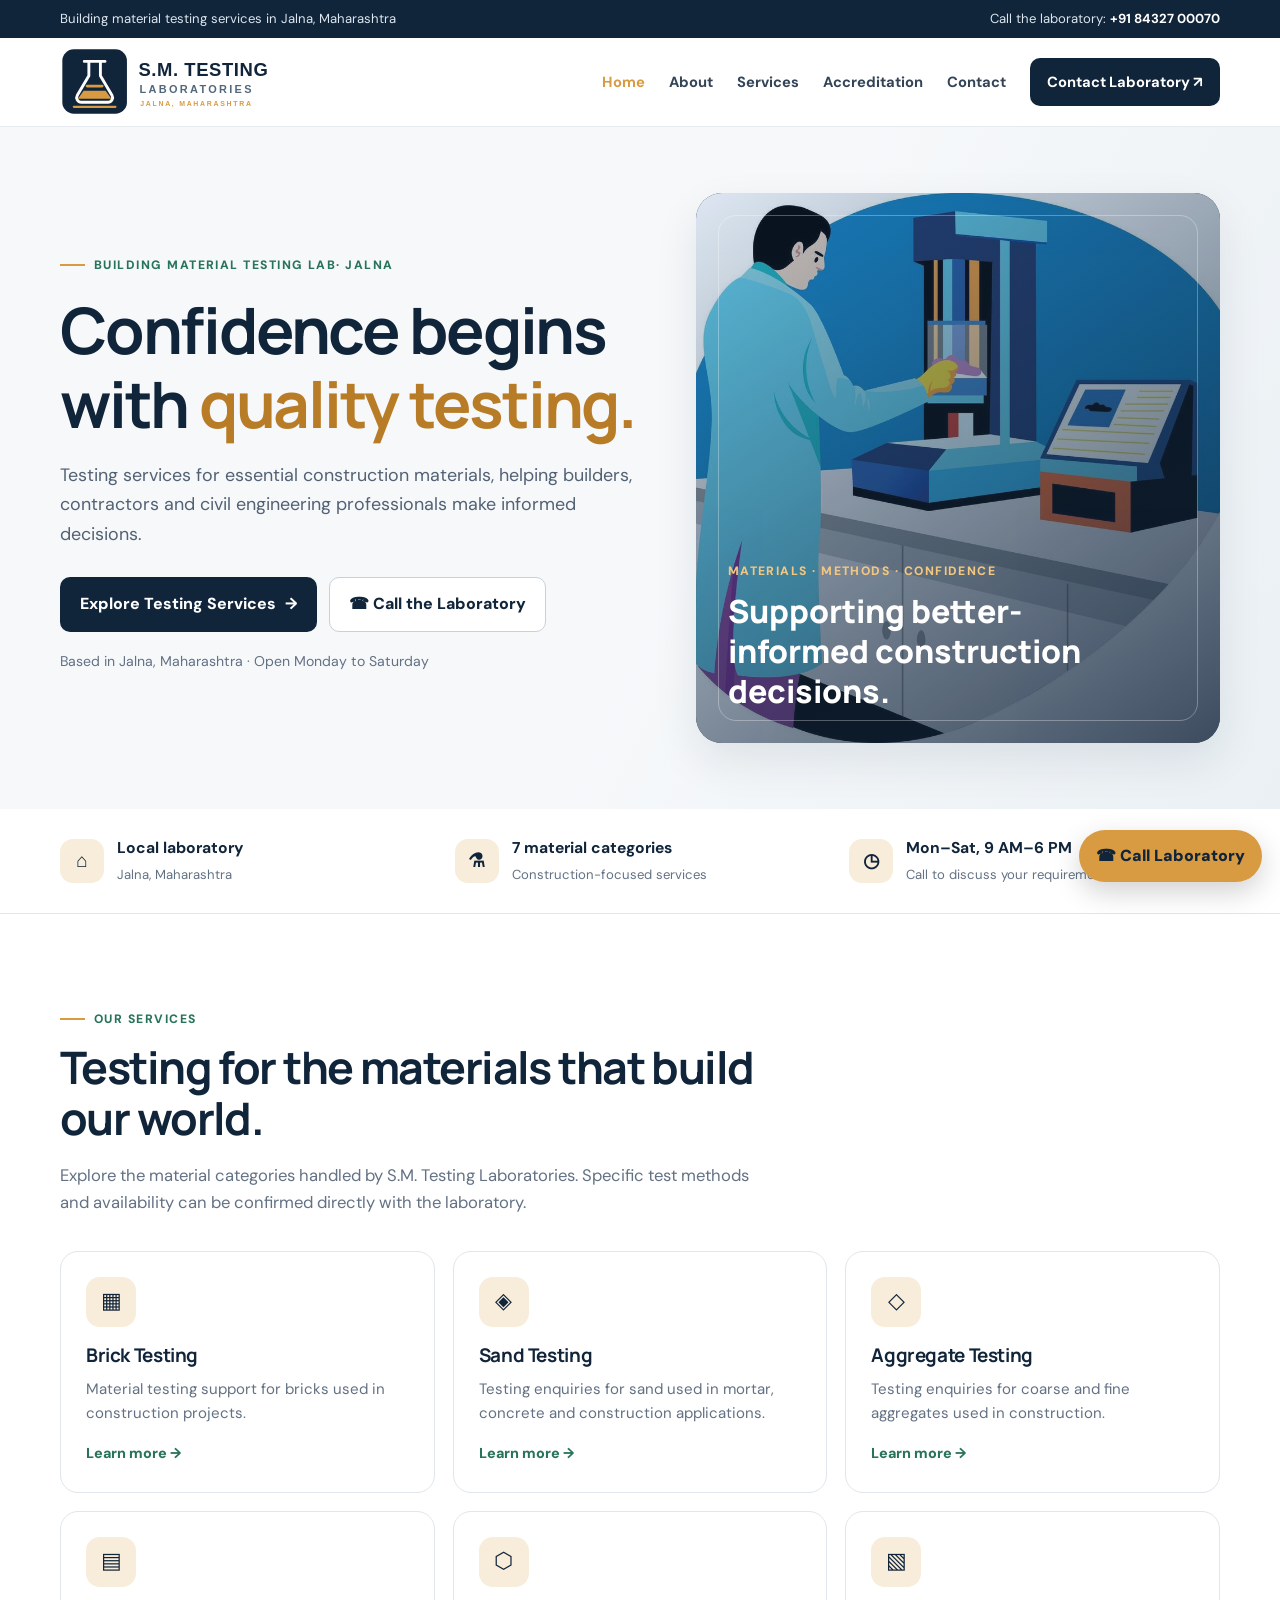
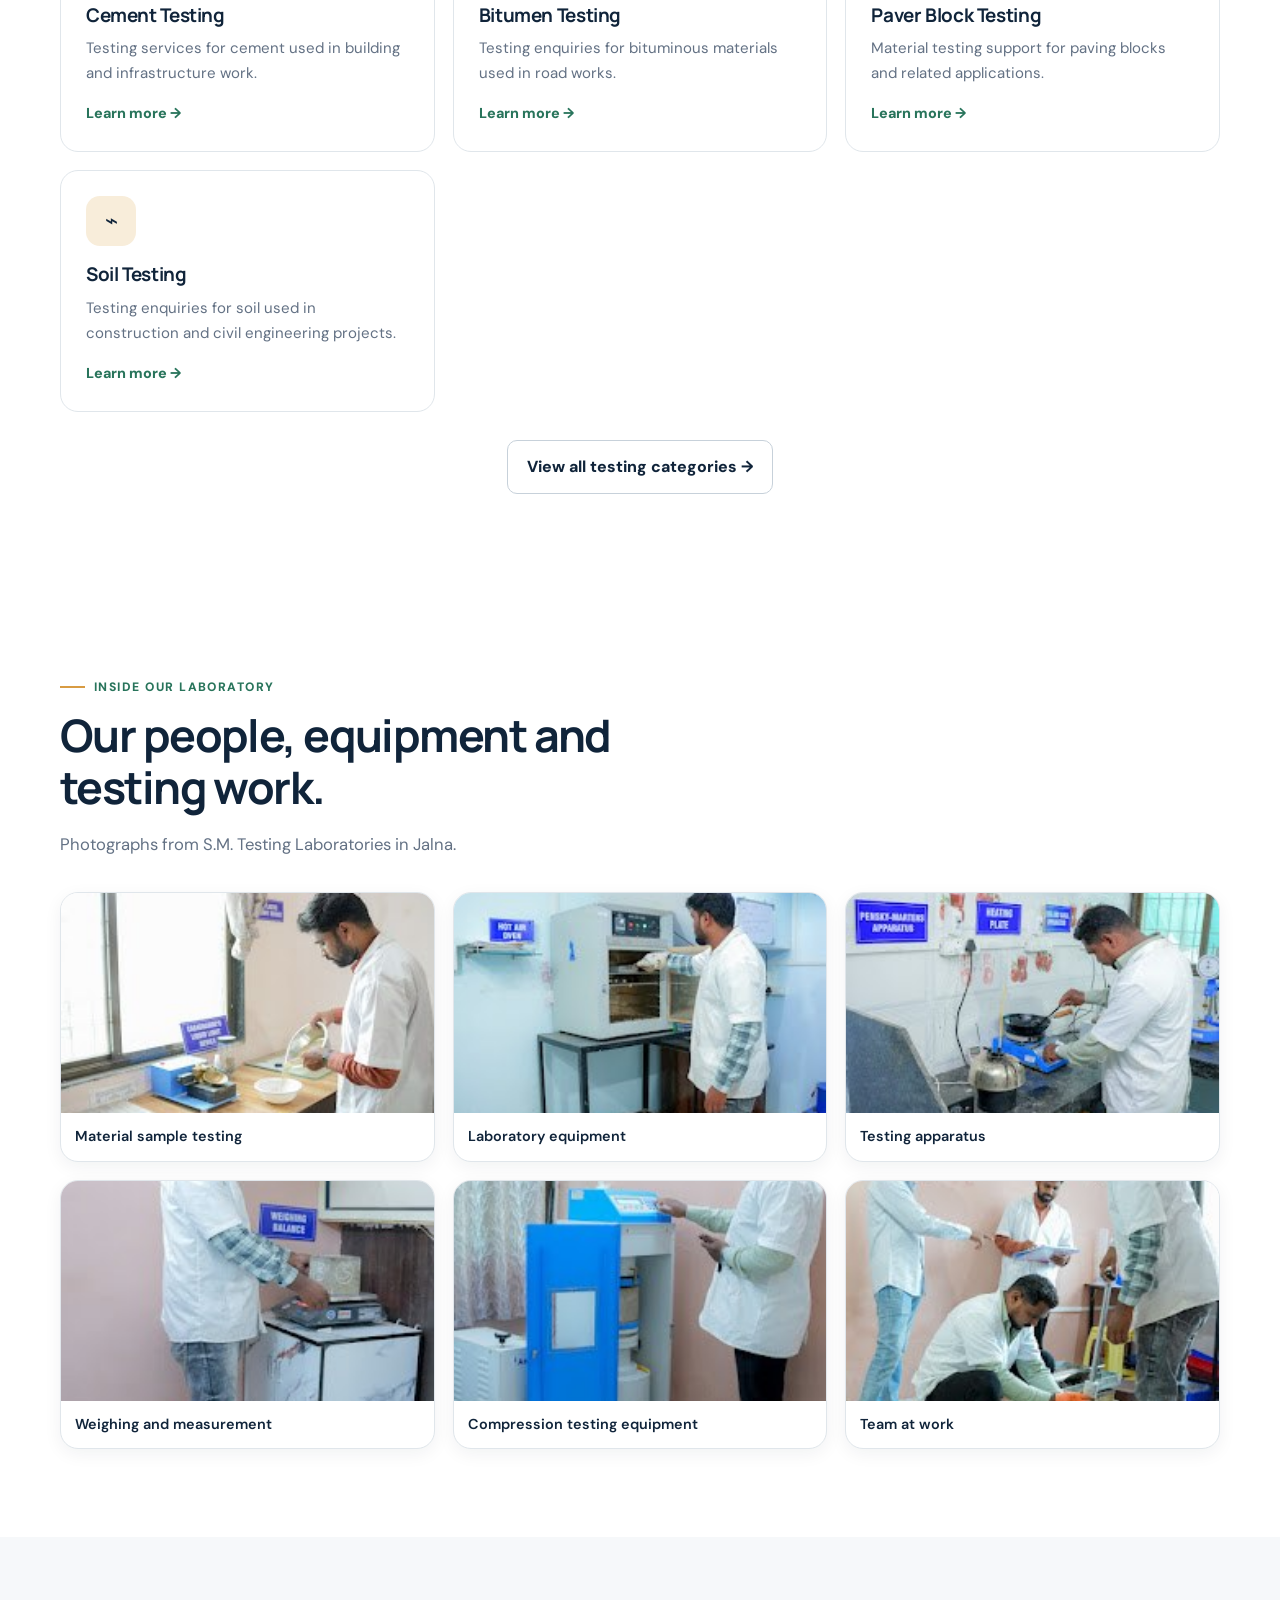
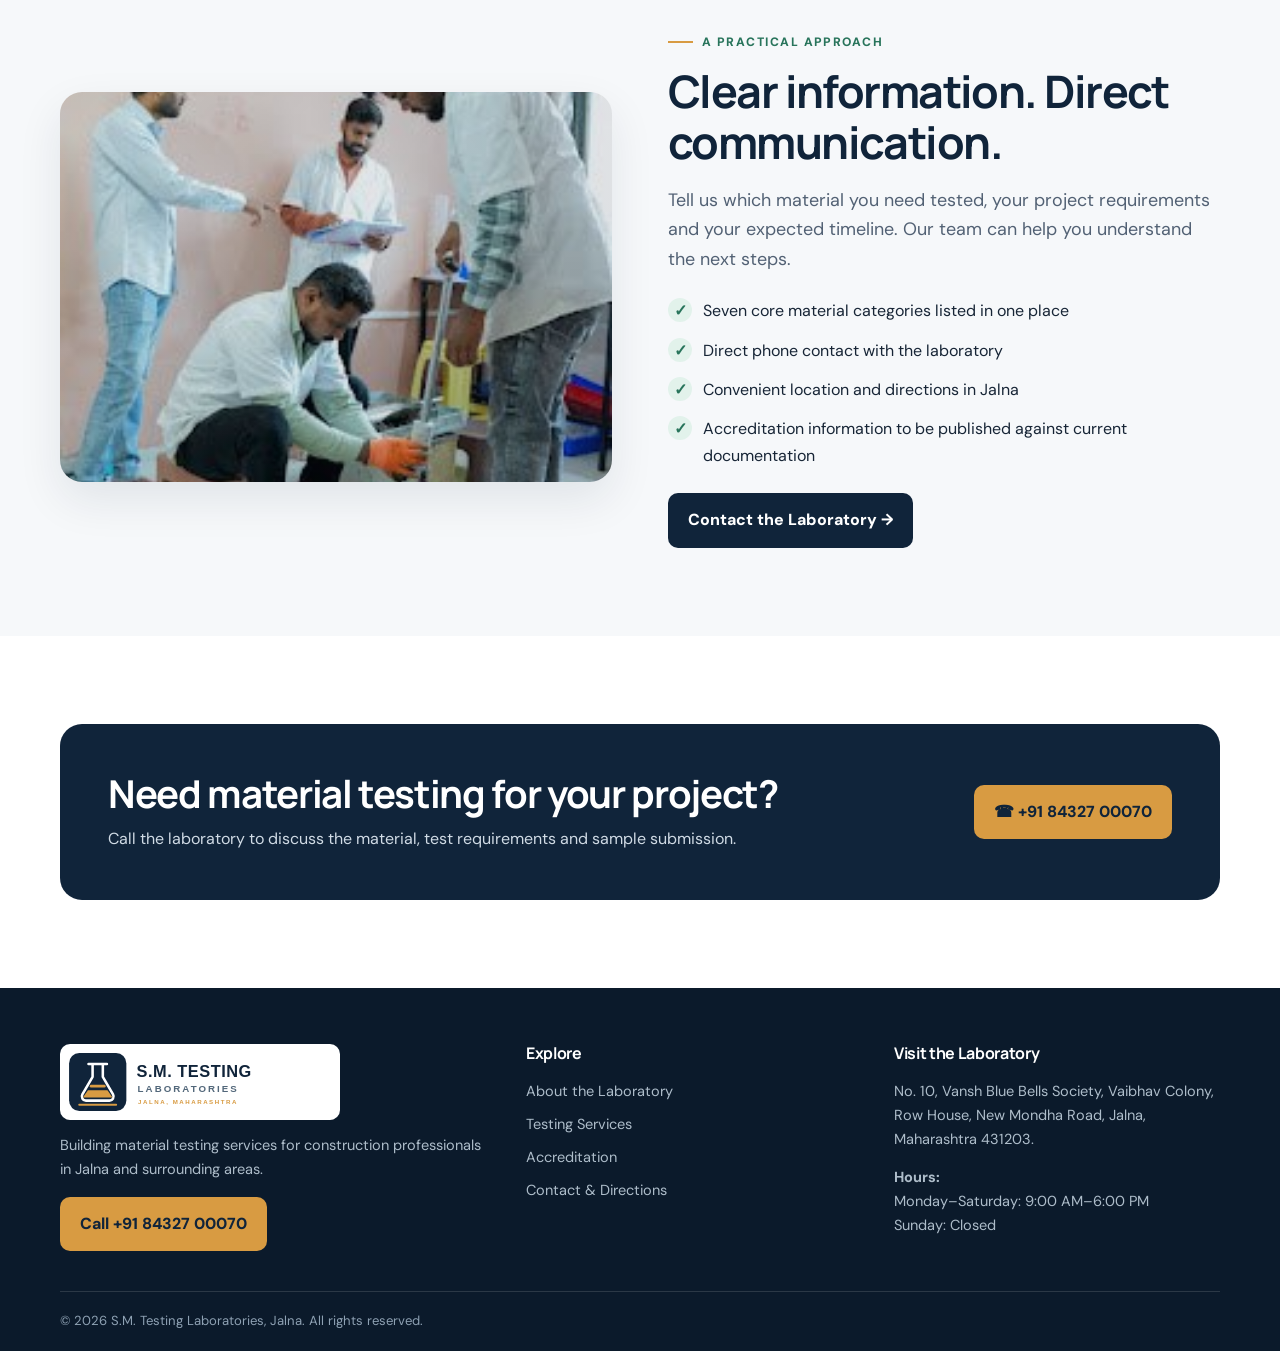
<file: index.html>
<!doctype html>
<html lang="en">
<head>
  <meta charset="utf-8"><meta name="viewport" content="width=device-width, initial-scale=1">
  <meta name="description" content="S.M. Testing Laboratories in Jalna, Maharashtra. Building material testing services for bricks, sand, aggregates, cement, bitumen, paver blocks and soil.">
  <meta name="theme-color" content="#10243a">
  <title>Building Material Testing | S.M. Testing Laboratories, Jalna</title>
  <link rel="icon" href="assets/logo.svg" type="image/svg+xml">
  <link rel="stylesheet" href="css/style.css">
</head>
<body><a class="skip-link" href="#main">Skip to content</a>
<div class="topbar"><div class="container topbar-inner"><span>Building material testing services in Jalna, Maharashtra</span><span>Call the laboratory: <a href="tel:+918432700070">+91 84327 00070</a></span></div></div>
<header class="site-header"><div class="container nav-wrap">
  <a class="brand" href="index.html" aria-label="S.M. Testing Laboratories home"><img src="assets/logo.svg" alt="S.M. Testing Laboratories, Jalna"></a>
  <button class="menu-toggle" type="button" aria-expanded="false" aria-label="Open navigation menu">☰ Menu</button>
  <nav class="nav-links" aria-label="Main navigation">
    <a href="index.html" aria-current="page">Home</a><a href="about.html" >About</a><a href="services.html" >Services</a><a href="accreditation.html" >Accreditation</a><a href="contact.html" >Contact</a><a class="nav-cta" href="contact.html">Contact Laboratory ↗</a>
  </nav>
</div></header><main id="main">
<section class="hero"><div class="container hero-grid">
  <div><span class="eyebrow">Building material testing lab· Jalna</span><h1>Confidence begins with <span style="color:#b87c27">quality testing.</span></h1>
    <p class="lead">Testing services for essential construction materials, helping builders, contractors and civil engineering professionals make informed decisions.</p>
    <div class="hero-actions"><a class="btn btn-primary" href="services.html">Explore Testing Services <span aria-hidden="true">→</span></a><a class="btn btn-secondary" href="tel:+918432700070">☎ Call the Laboratory</a></div>
    <p style="font-size:.88rem;color:#637184;margin-top:18px">Based in Jalna, Maharashtra · Open Monday to Saturday</p>
  </div>
  <div class="hero-visual" role="img" aria-label="S.M. Testing Laboratories material testing apparatus"><div class="visual-caption"><span>Materials · Methods · Confidence</span><strong>Supporting better-informed construction decisions.</strong></div></div>
</div></section>
<section class="stats-strip"><div class="container stats-grid">
  <div class="stat"><div class="stat-icon">⌂</div><div><strong>Local laboratory</strong><small>Jalna, Maharashtra</small></div></div>
  <div class="stat"><div class="stat-icon">⚗</div><div><strong>7 material categories</strong><small>Construction-focused services</small></div></div>
  <div class="stat"><div class="stat-icon">◷</div><div><strong>Mon–Sat, 9 AM–6 PM</strong><small>Call to discuss your requirements</small></div></div>
</div></section>
<section class="section"><div class="container">
  <div class="section-heading"><span class="eyebrow">Our services</span><h2>Testing for the materials that build our world.</h2><p>Explore the material categories handled by S.M. Testing Laboratories. Specific test methods and availability can be confirmed directly with the laboratory.</p></div>
  <div class="cards">
    <article class="service-card"><div class="service-icon">▦</div><h3>Brick Testing</h3><p>Material testing support for bricks used in construction projects.</p><a class="text-link" href="services.html#brick">Learn more →</a></article>
    <article class="service-card"><div class="service-icon">◈</div><h3>Sand Testing</h3><p>Testing enquiries for sand used in mortar, concrete and construction applications.</p><a class="text-link" href="services.html#sand">Learn more →</a></article>
    <article class="service-card"><div class="service-icon">◇</div><h3>Aggregate Testing</h3><p>Testing enquiries for coarse and fine aggregates used in construction.</p><a class="text-link" href="services.html#aggregate">Learn more →</a></article>
    <article class="service-card"><div class="service-icon">▤</div><h3>Cement Testing</h3><p>Testing services for cement used in building and infrastructure work.</p><a class="text-link" href="services.html#cement">Learn more →</a></article>
    <article class="service-card"><div class="service-icon">⬡</div><h3>Bitumen Testing</h3><p>Testing enquiries for bituminous materials used in road works.</p><a class="text-link" href="services.html#bitumen">Learn more →</a></article>
    <article class="service-card"><div class="service-icon">▧</div><h3>Paver Block Testing</h3><p>Material testing support for paving blocks and related applications.</p><a class="text-link" href="services.html#paver-block">Learn more →</a></article>
    <article class="service-card"><div class="service-icon">⌁</div><h3>Soil Testing</h3><p>Testing enquiries for soil used in construction and civil engineering projects.</p><a class="text-link" href="services.html#soil">Learn more →</a></article>
  </div>
  <div style="margin-top:28px;text-align:center"><a class="btn btn-secondary" href="services.html">View all testing categories →</a></div>
</div></section>
<section class="section"><div class="container"><div class="section-heading"><span class="eyebrow">Inside our laboratory</span><h2>Our people, equipment and testing work.</h2><p>Photographs from S.M. Testing Laboratories in Jalna.</p></div><div class="photo-gallery">
<figure><img src="assets/laboratory-photos/sand-sample-testing.jpg" alt="Laboratory technician handling a material sample" loading="lazy"><figcaption>Material sample testing</figcaption></figure>
<figure><img src="assets/laboratory-photos/oven-testing-equipment.jpg" alt="Laboratory oven and testing equipment" loading="lazy"><figcaption>Laboratory equipment</figcaption></figure>
<figure><img src="assets/laboratory-photos/apparatus-testing.jpg" alt="Technician operating laboratory testing apparatus" loading="lazy"><figcaption>Testing apparatus</figcaption></figure>
<figure><img src="assets/laboratory-photos/weighing-balance-testing.jpg" alt="Technician using a weighing balance" loading="lazy"><figcaption>Weighing and measurement</figcaption></figure>
<figure><img src="assets/laboratory-photos/compression-testing-machine.jpg" alt="Compression testing machine in the laboratory" loading="lazy"><figcaption>Compression testing equipment</figcaption></figure>
<figure><img src="assets/laboratory-photos/concrete-sample-testing-team.jpg" alt="Laboratory team working with a material sample" loading="lazy"><figcaption>Team at work</figcaption></figure>
</div></div></section>
<section class="section section-soft"><div class="container split"><div class="photo-panel" role="img" aria-label="Engineering laboratory image"></div><div><span class="eyebrow">A practical approach</span><h2>Clear information. Direct communication.</h2><p class="lead">Tell us which material you need tested, your project requirements and your expected timeline. Our team can help you understand the next steps.</p><ul class="check-list"><li>Seven core material categories listed in one place</li><li>Direct phone contact with the laboratory</li><li>Convenient location and directions in Jalna</li><li>Accreditation information to be published against current documentation</li></ul><a class="btn btn-primary" href="contact.html">Contact the Laboratory →</a></div></div></section>
<section class="section"><div class="container"><div class="cta-band"><div><h2>Need material testing for your project?</h2><p>Call the laboratory to discuss the material, test requirements and sample submission.</p></div><a class="btn btn-amber" href="tel:+918432700070">☎ +91 84327 00070</a></div></div></section>
</main><footer class="site-footer"><div class="container">
  <div class="footer-grid">
    <div><img class="footer-brand" src="assets/logo.svg" alt="S.M. Testing Laboratories"><p>Building material testing services for construction professionals in Jalna and surrounding areas.</p><a class="btn btn-amber" href="tel:+918432700070">Call +91 84327 00070</a></div>
    <div><h3>Explore</h3><ul class="footer-links"><li><a href="about.html">About the Laboratory</a></li><li><a href="services.html">Testing Services</a></li><li><a href="accreditation.html">Accreditation</a></li><li><a href="contact.html">Contact & Directions</a></li></ul></div>
    <div><h3>Visit the Laboratory</h3><p>No. 10, Vansh Blue Bells Society, Vaibhav Colony, Row House, New Mondha Road, Jalna, Maharashtra 431203.</p><p><strong>Hours:</strong><br>Monday–Saturday: 9:00 AM–6:00 PM<br>Sunday: Closed</p></div>
  </div>
  <div class="footer-bottom"><span>© <span data-current-year></span> S.M. Testing Laboratories, Jalna. All rights reserved.</span></div>
</div></footer>
<a class="floating-call" href="tel:+918432700070" aria-label="Call S.M. Testing Laboratories">☎ Call Laboratory</a>
<script src="js/main.js"></script></body></html>
</file>
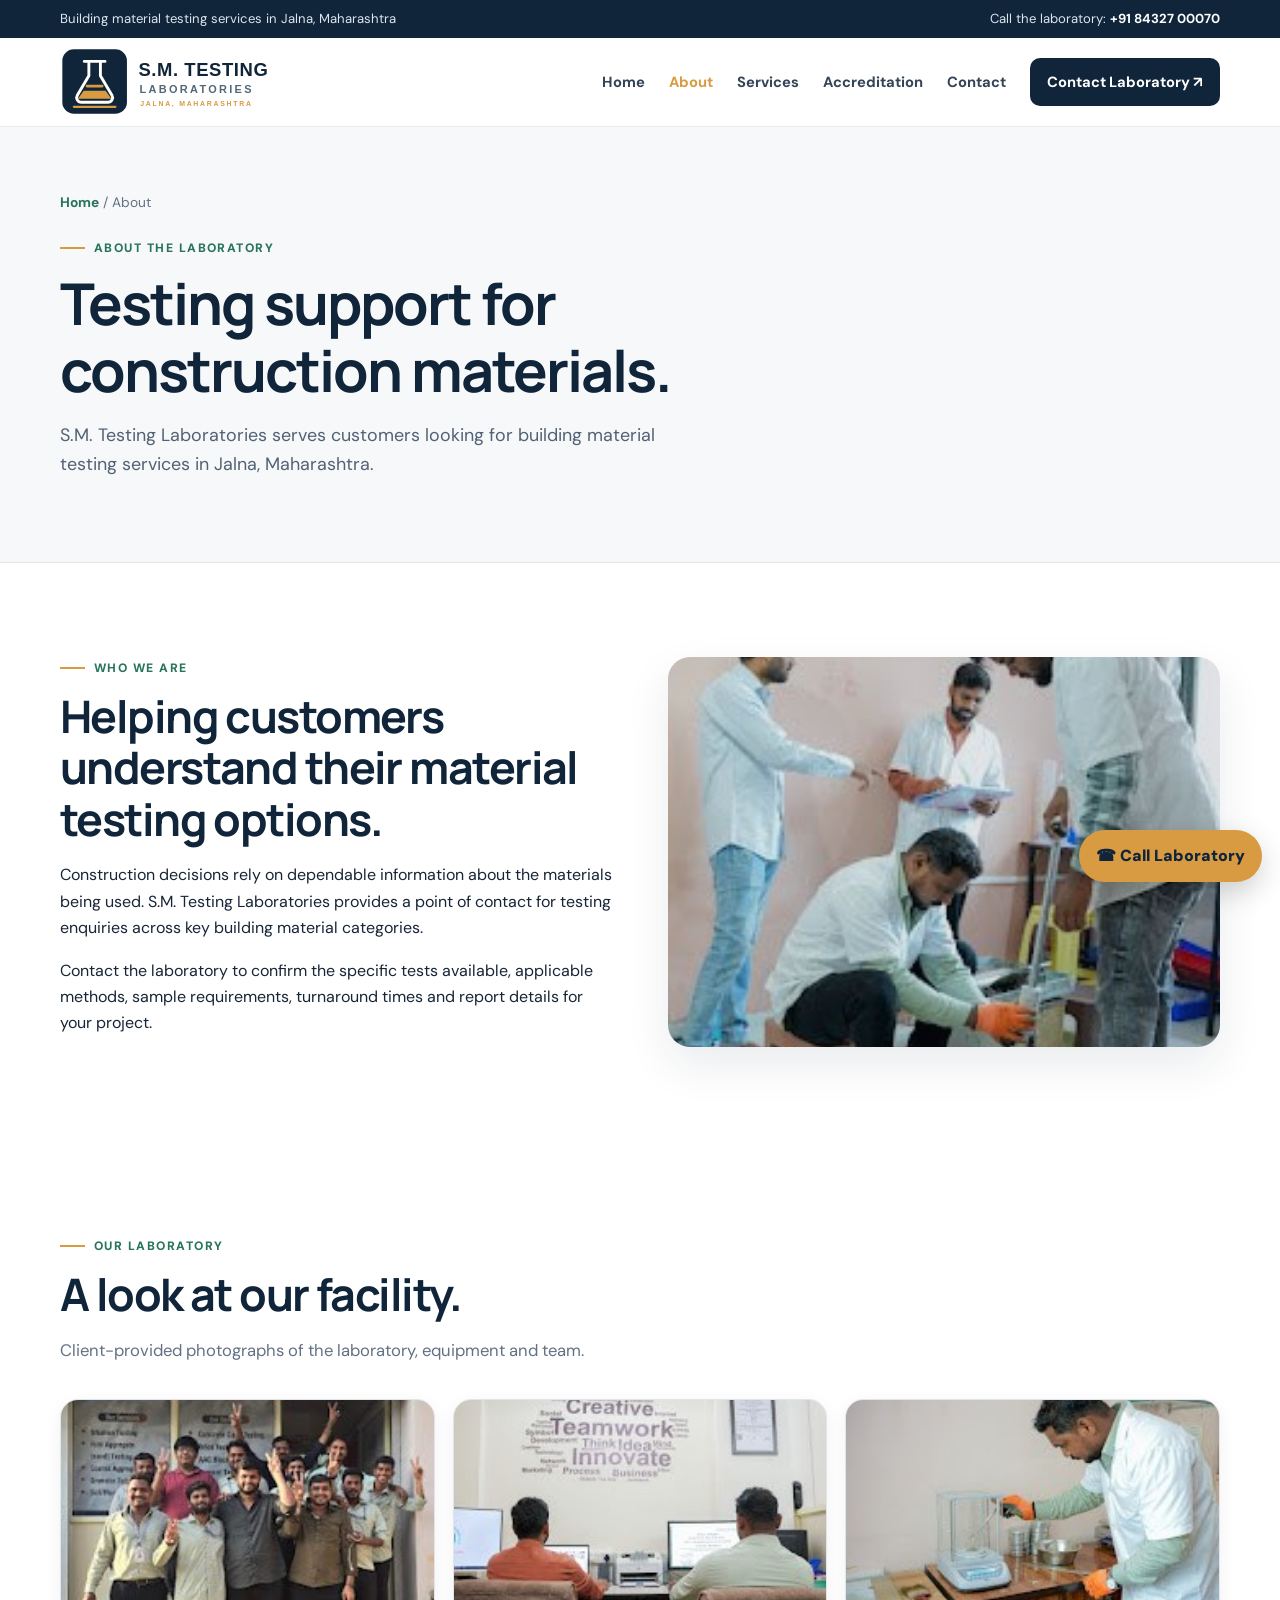
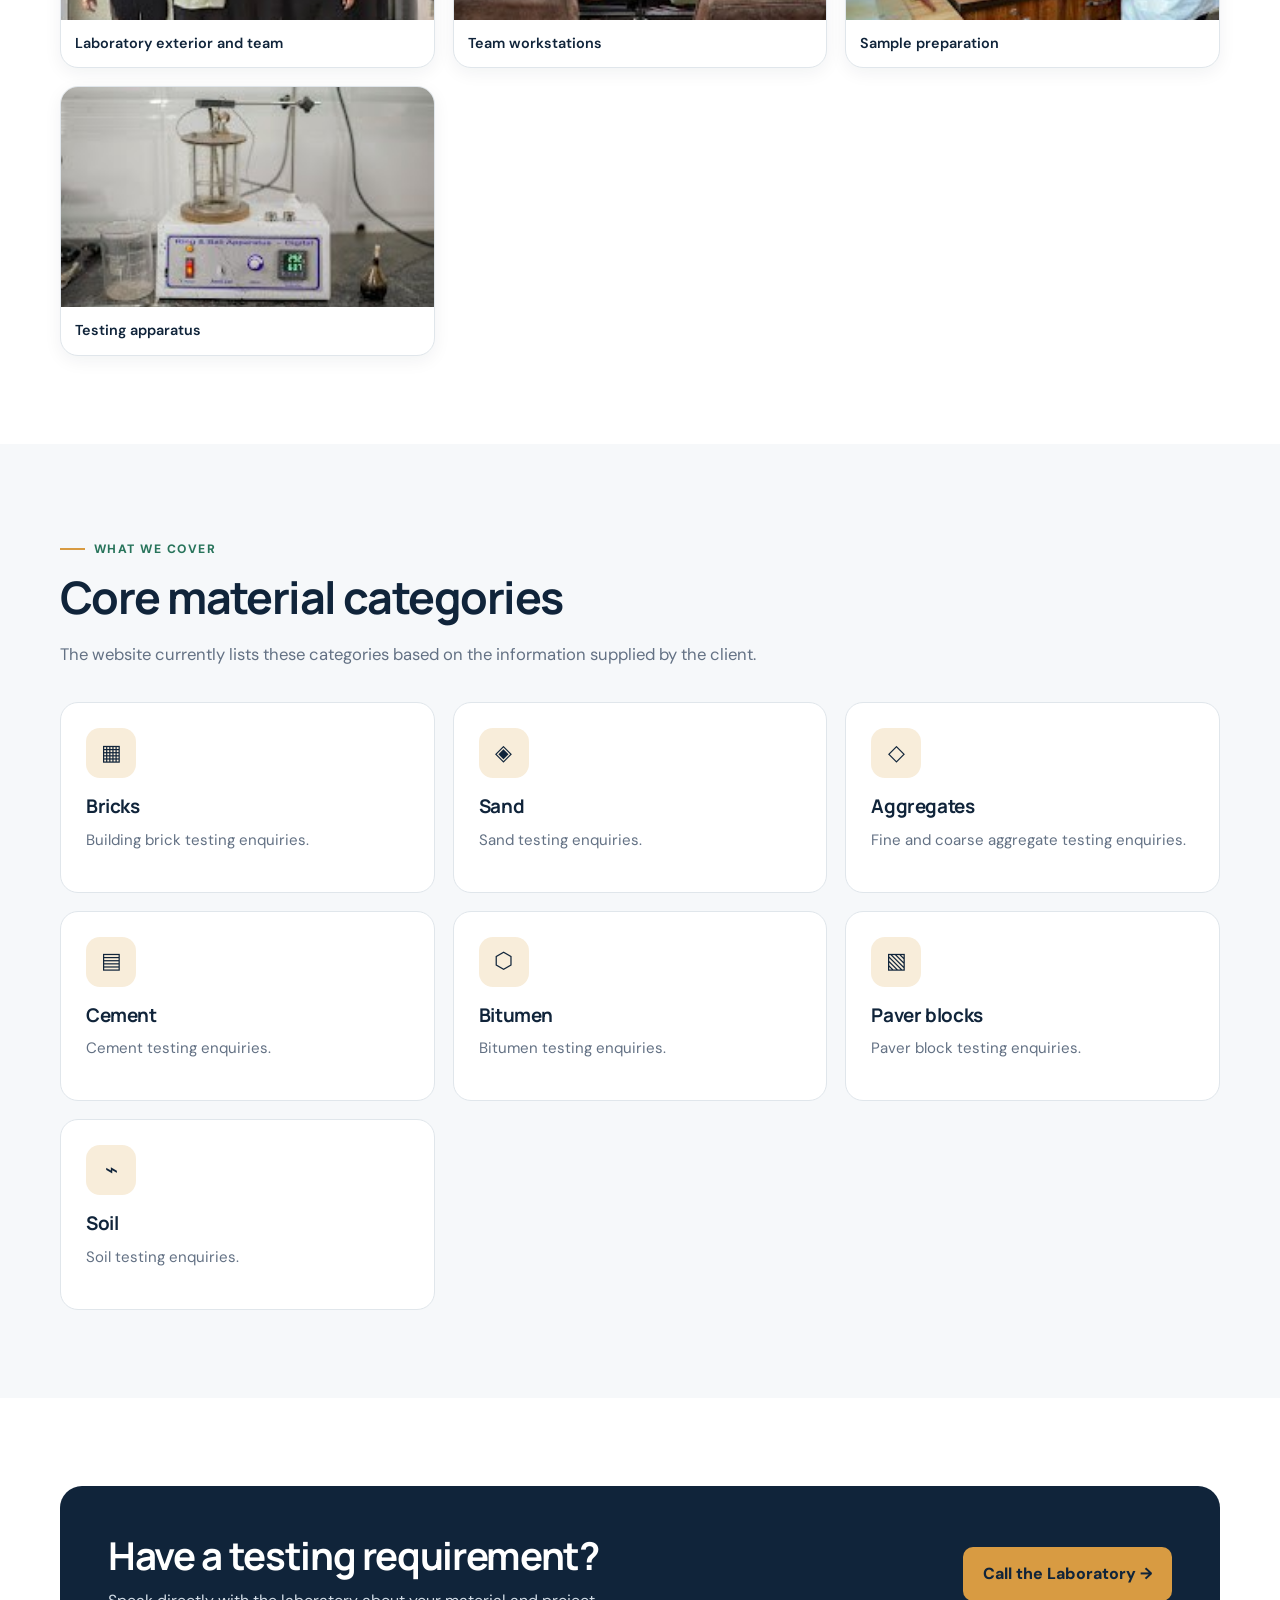
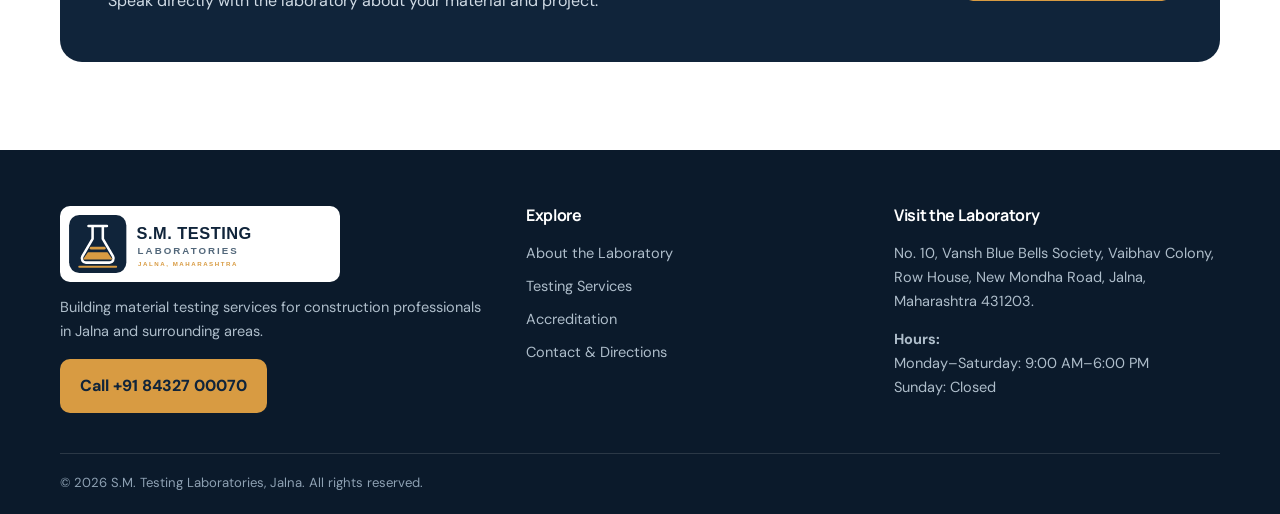
<file: about.html>
<!doctype html>
<html lang="en">
<head>
  <meta charset="utf-8"><meta name="viewport" content="width=device-width, initial-scale=1">
  <meta name="description" content="Learn about S.M. Testing Laboratories, a building material testing laboratory based in Jalna, Maharashtra.">
  <meta name="theme-color" content="#10243a">
  <title>About Us | S.M. Testing Laboratories, Jalna</title>
  <link rel="icon" href="assets/logo.svg" type="image/svg+xml">
  <link rel="stylesheet" href="css/style.css">
</head>
<body><a class="skip-link" href="#main">Skip to content</a>
<div class="topbar"><div class="container topbar-inner"><span>Building material testing services in Jalna, Maharashtra</span><span>Call the laboratory: <a href="tel:+918432700070">+91 84327 00070</a></span></div></div>
<header class="site-header"><div class="container nav-wrap">
  <a class="brand" href="index.html" aria-label="S.M. Testing Laboratories home"><img src="assets/logo.svg" alt="S.M. Testing Laboratories, Jalna"></a>
  <button class="menu-toggle" type="button" aria-expanded="false" aria-label="Open navigation menu">☰ Menu</button>
  <nav class="nav-links" aria-label="Main navigation">
    <a href="index.html" >Home</a><a href="about.html" aria-current="page">About</a><a href="services.html" >Services</a><a href="accreditation.html" >Accreditation</a><a href="contact.html" >Contact</a><a class="nav-cta" href="contact.html">Contact Laboratory ↗</a>
  </nav>
</div></header><main id="main">
<section class="page-hero"><div class="container"><div class="breadcrumb"><a href="index.html">Home</a> / About</div><span class="eyebrow">About the laboratory</span><h1>Testing support for construction materials.</h1><p class="lead">S.M. Testing Laboratories serves customers looking for building material testing services in Jalna, Maharashtra.</p></div></section>
<section class="section"><div class="container split"><div><span class="eyebrow">Who we are</span><h2>Helping customers understand their material testing options.</h2><p>Construction decisions rely on dependable information about the materials being used. S.M. Testing Laboratories provides a point of contact for testing enquiries across key building material categories.</p><p>Contact the laboratory to confirm the specific tests available, applicable methods, sample requirements, turnaround times and report details for your project.</p></div><div class="photo-panel about-photo" role="img" aria-label="S.M. Testing Laboratories team performing material testing"></div></div></section>
<section class="section"><div class="container"><div class="section-heading"><span class="eyebrow">Our laboratory</span><h2>A look at our facility.</h2><p>Client-provided photographs of the laboratory, equipment and team.</p></div><div class="photo-gallery">
<figure><img src="assets/laboratory-photos/laboratory-exterior-team.jpg" alt="S.M. Testing Laboratories exterior and team" loading="lazy"><figcaption>Laboratory exterior and team</figcaption></figure>
<figure><img src="assets/laboratory-photos/laboratory-team-at-workstations.jpg" alt="Team members working at computers" loading="lazy"><figcaption>Team workstations</figcaption></figure>
<figure><img src="assets/laboratory-photos/sample-weighing.jpg" alt="Technician weighing a sample in the laboratory" loading="lazy"><figcaption>Sample preparation</figcaption></figure>
<figure><img src="assets/laboratory-photos/laboratory-testing-apparatus.jpg" alt="Laboratory testing apparatus" loading="lazy"><figcaption>Testing apparatus</figcaption></figure>
</div></div></section>
<section class="section section-soft"><div class="container"><div class="section-heading"><span class="eyebrow">What we cover</span><h2>Core material categories</h2><p>The website currently lists these categories based on the information supplied by the client.</p></div><div class="cards">
<article class="service-card"><div class="service-icon">▦</div><h3>Bricks</h3><p>Building brick testing enquiries.</p></article><article class="service-card"><div class="service-icon">◈</div><h3>Sand</h3><p>Sand testing enquiries.</p></article><article class="service-card"><div class="service-icon">◇</div><h3>Aggregates</h3><p>Fine and coarse aggregate testing enquiries.</p></article><article class="service-card"><div class="service-icon">▤</div><h3>Cement</h3><p>Cement testing enquiries.</p></article><article class="service-card"><div class="service-icon">⬡</div><h3>Bitumen</h3><p>Bitumen testing enquiries.</p></article><article class="service-card"><div class="service-icon">▧</div><h3>Paver blocks</h3><p>Paver block testing enquiries.</p></article><article class="service-card"><div class="service-icon">⌁</div><h3>Soil</h3><p>Soil testing enquiries.</p></article></div></div></section>
<section class="section"><div class="container"><div class="cta-band"><div><h2>Have a testing requirement?</h2><p>Speak directly with the laboratory about your material and project.</p></div><a class="btn btn-amber" href="tel:+918432700070">Call the Laboratory →</a></div></div></section>
</main><footer class="site-footer"><div class="container">
  <div class="footer-grid">
    <div><img class="footer-brand" src="assets/logo.svg" alt="S.M. Testing Laboratories"><p>Building material testing services for construction professionals in Jalna and surrounding areas.</p><a class="btn btn-amber" href="tel:+918432700070">Call +91 84327 00070</a></div>
    <div><h3>Explore</h3><ul class="footer-links"><li><a href="about.html">About the Laboratory</a></li><li><a href="services.html">Testing Services</a></li><li><a href="accreditation.html">Accreditation</a></li><li><a href="contact.html">Contact & Directions</a></li></ul></div>
    <div><h3>Visit the Laboratory</h3><p>No. 10, Vansh Blue Bells Society, Vaibhav Colony, Row House, New Mondha Road, Jalna, Maharashtra 431203.</p><p><strong>Hours:</strong><br>Monday–Saturday: 9:00 AM–6:00 PM<br>Sunday: Closed</p></div>
  </div>
  <div class="footer-bottom"><span>© <span data-current-year></span> S.M. Testing Laboratories, Jalna. All rights reserved.</span></div>
</div></footer>
<a class="floating-call" href="tel:+918432700070" aria-label="Call S.M. Testing Laboratories">☎ Call Laboratory</a>
<script src="js/main.js"></script></body></html>
</file>
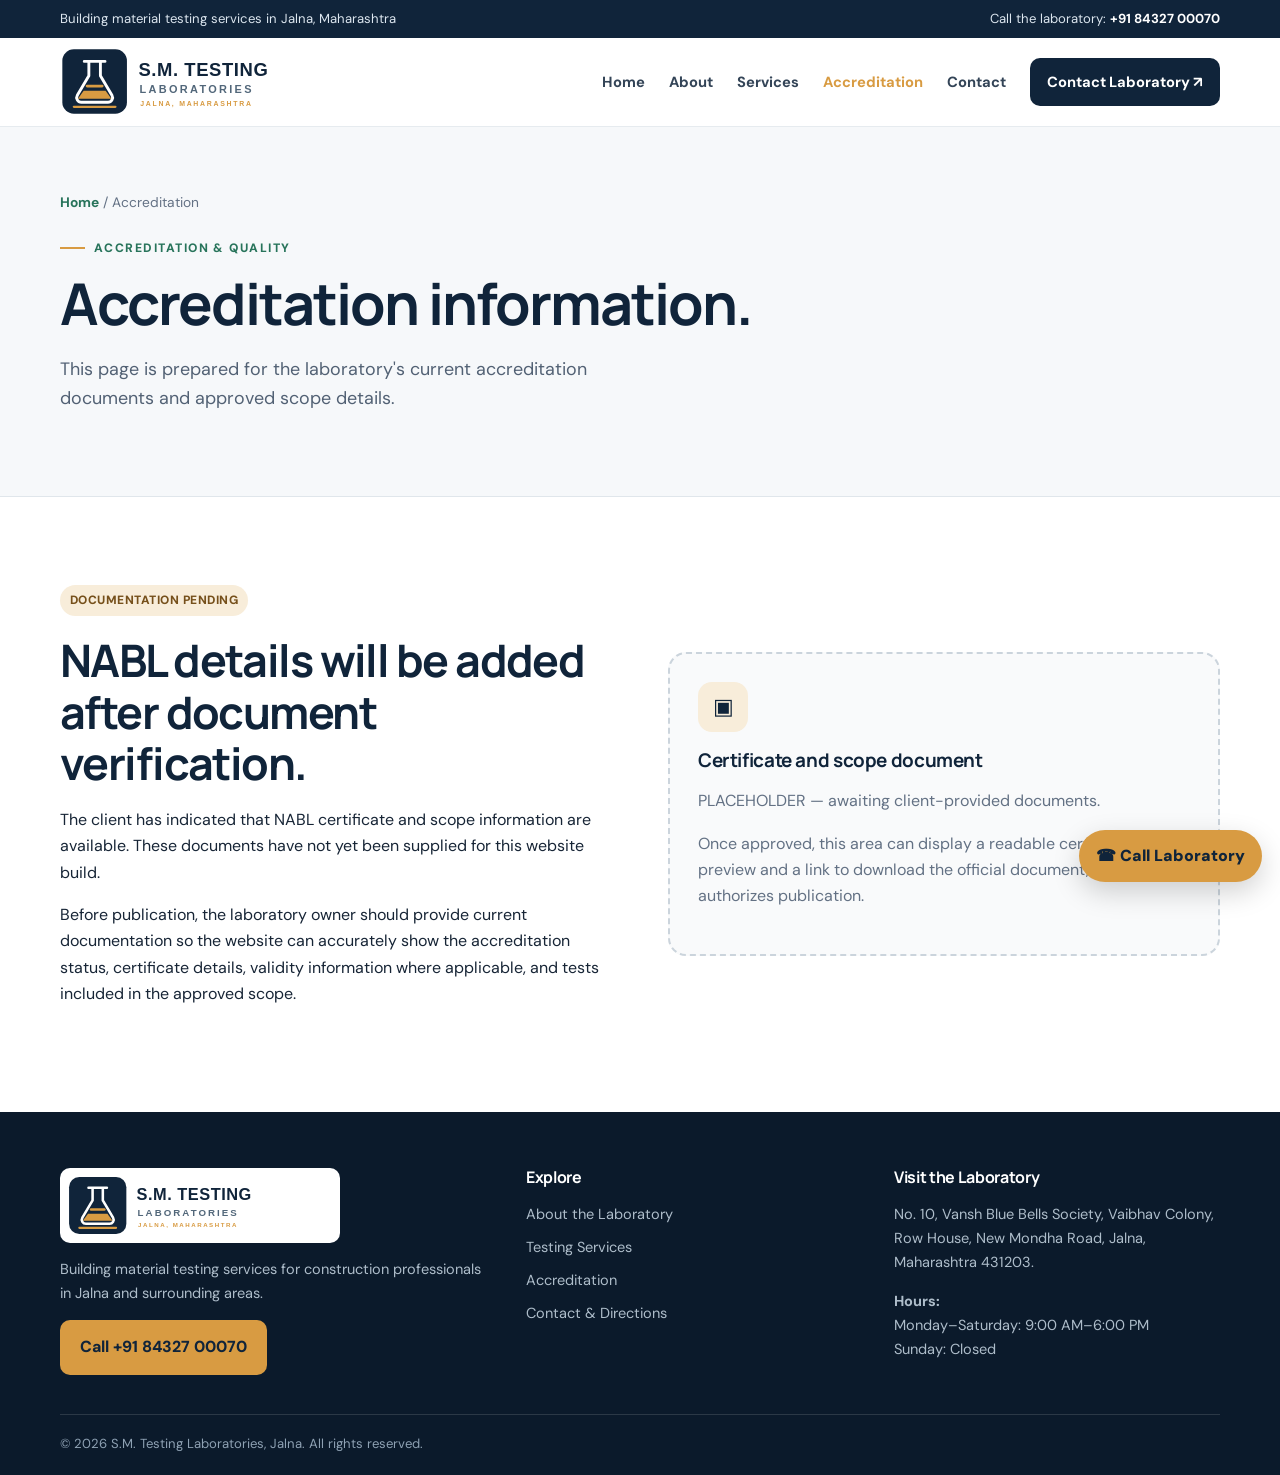
<file: accreditation.html>
<!doctype html>
<html lang="en">
<head>
  <meta charset="utf-8"><meta name="viewport" content="width=device-width, initial-scale=1">
  <meta name="description" content="Accreditation information for S.M. Testing Laboratories, Jalna. Certificate and scope details are pending publication.">
  <meta name="theme-color" content="#10243a">
  <title>Accreditation & Quality | S.M. Testing Laboratories, Jalna</title>
  <link rel="icon" href="assets/logo.svg" type="image/svg+xml">
  <link rel="stylesheet" href="css/style.css">
</head>
<body><a class="skip-link" href="#main">Skip to content</a>
<div class="topbar"><div class="container topbar-inner"><span>Building material testing services in Jalna, Maharashtra</span><span>Call the laboratory: <a href="tel:+918432700070">+91 84327 00070</a></span></div></div>
<header class="site-header"><div class="container nav-wrap">
  <a class="brand" href="index.html" aria-label="S.M. Testing Laboratories home"><img src="assets/logo.svg" alt="S.M. Testing Laboratories, Jalna"></a>
  <button class="menu-toggle" type="button" aria-expanded="false" aria-label="Open navigation menu">☰ Menu</button>
  <nav class="nav-links" aria-label="Main navigation">
    <a href="index.html" >Home</a><a href="about.html" >About</a><a href="services.html" >Services</a><a href="accreditation.html" aria-current="page">Accreditation</a><a href="contact.html" >Contact</a><a class="nav-cta" href="contact.html">Contact Laboratory ↗</a>
  </nav>
</div></header><main id="main">
<section class="page-hero"><div class="container"><div class="breadcrumb"><a href="index.html">Home</a> / Accreditation</div><span class="eyebrow">Accreditation & quality</span><h1>Accreditation information.</h1><p class="lead">This page is prepared for the laboratory's current accreditation documents and approved scope details.</p></div></section>
<section class="section"><div class="container split"><div><span class="badge">Documentation pending</span><h2 style="margin-top:18px">NABL details will be added after document verification.</h2><p>The client has indicated that NABL certificate and scope information are available. These documents have not yet been supplied for this website build.</p><p>Before publication, the laboratory owner should provide current documentation so the website can accurately show the accreditation status, certificate details, validity information where applicable, and tests included in the approved scope.</p></div><div class="placeholder-box"><div class="service-icon">▣</div><h3>Certificate and scope document</h3><p>PLACEHOLDER — awaiting client-provided documents.</p><p>Once approved, this area can display a readable certificate preview and a link to download the official document, if the client authorizes publication.</p></div></div></section>

</main><footer class="site-footer"><div class="container">
  <div class="footer-grid">
    <div><img class="footer-brand" src="assets/logo.svg" alt="S.M. Testing Laboratories"><p>Building material testing services for construction professionals in Jalna and surrounding areas.</p><a class="btn btn-amber" href="tel:+918432700070">Call +91 84327 00070</a></div>
    <div><h3>Explore</h3><ul class="footer-links"><li><a href="about.html">About the Laboratory</a></li><li><a href="services.html">Testing Services</a></li><li><a href="accreditation.html">Accreditation</a></li><li><a href="contact.html">Contact & Directions</a></li></ul></div>
    <div><h3>Visit the Laboratory</h3><p>No. 10, Vansh Blue Bells Society, Vaibhav Colony, Row House, New Mondha Road, Jalna, Maharashtra 431203.</p><p><strong>Hours:</strong><br>Monday–Saturday: 9:00 AM–6:00 PM<br>Sunday: Closed</p></div>
  </div>
  <div class="footer-bottom"><span>© <span data-current-year></span> S.M. Testing Laboratories, Jalna. All rights reserved.</span></div>
</div></footer>
<a class="floating-call" href="tel:+918432700070" aria-label="Call S.M. Testing Laboratories">☎ Call Laboratory</a>
<script src="js/main.js"></script></body></html>
</file>
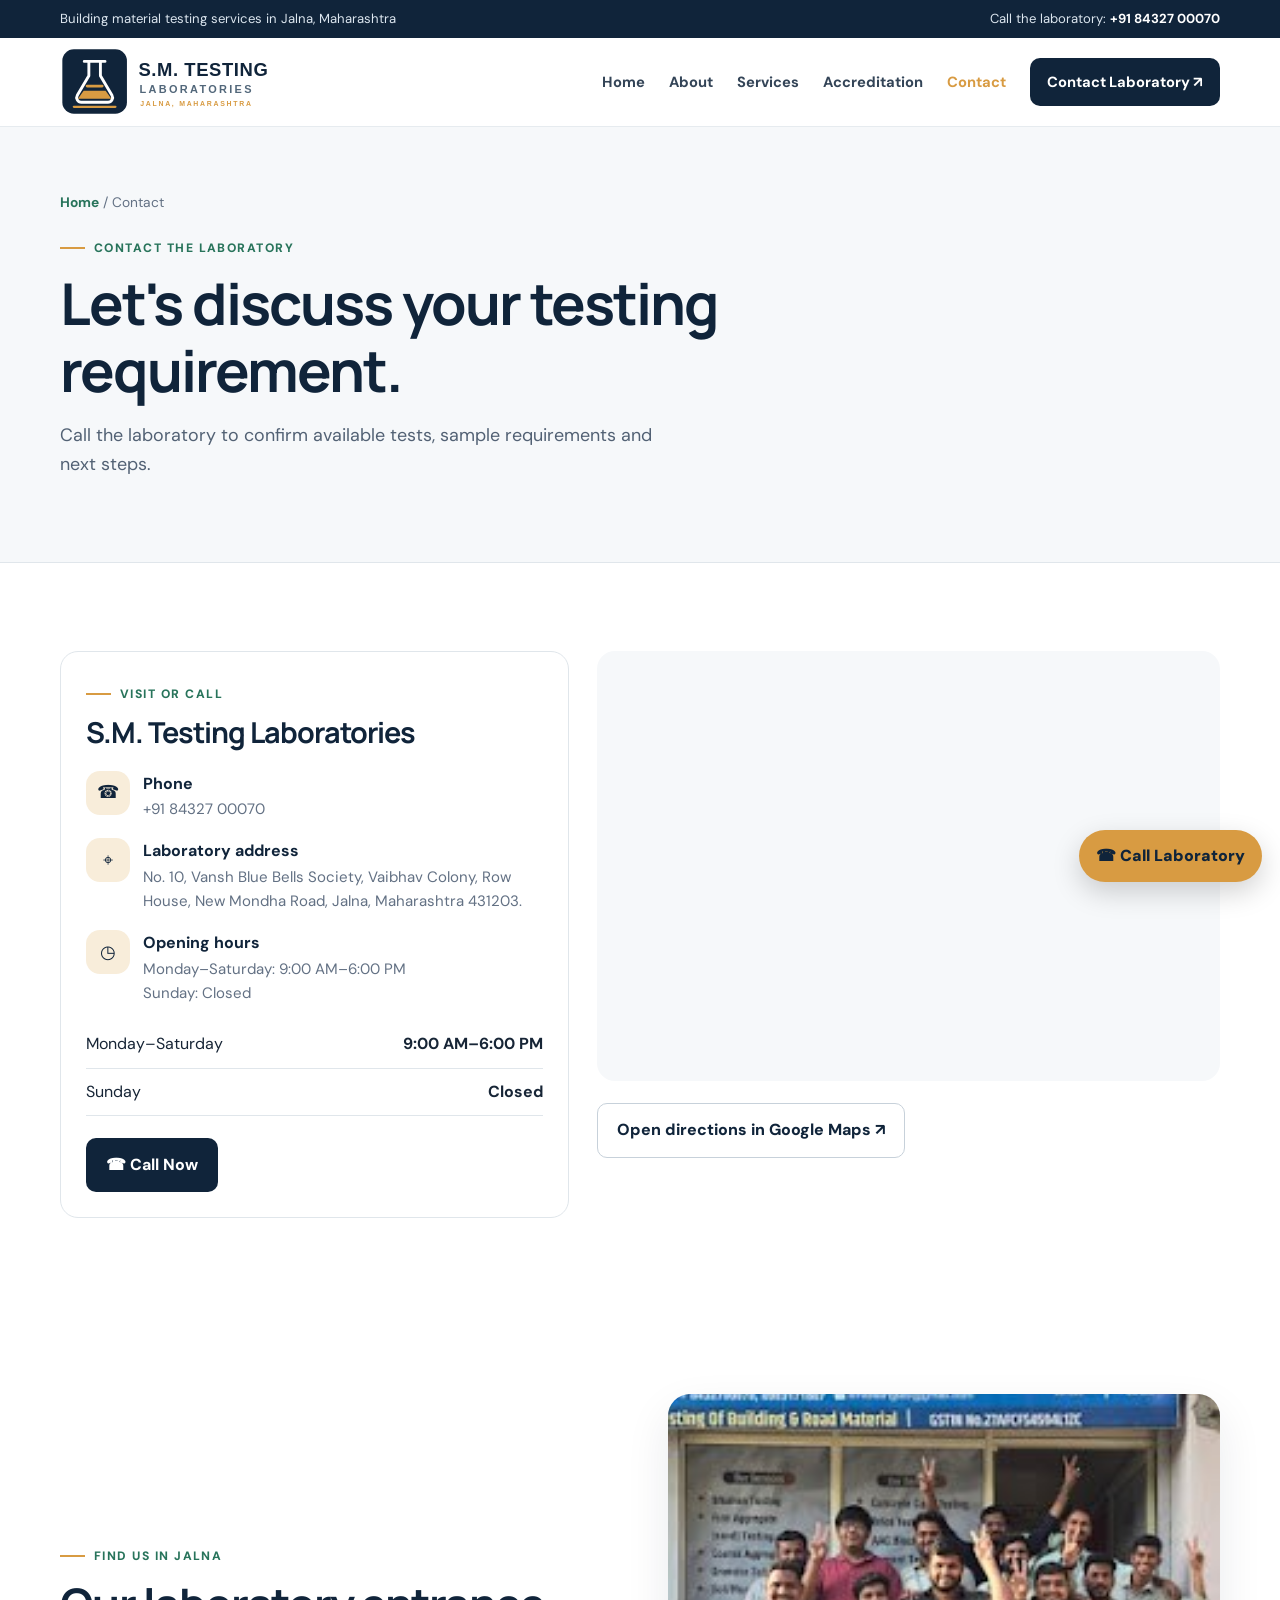
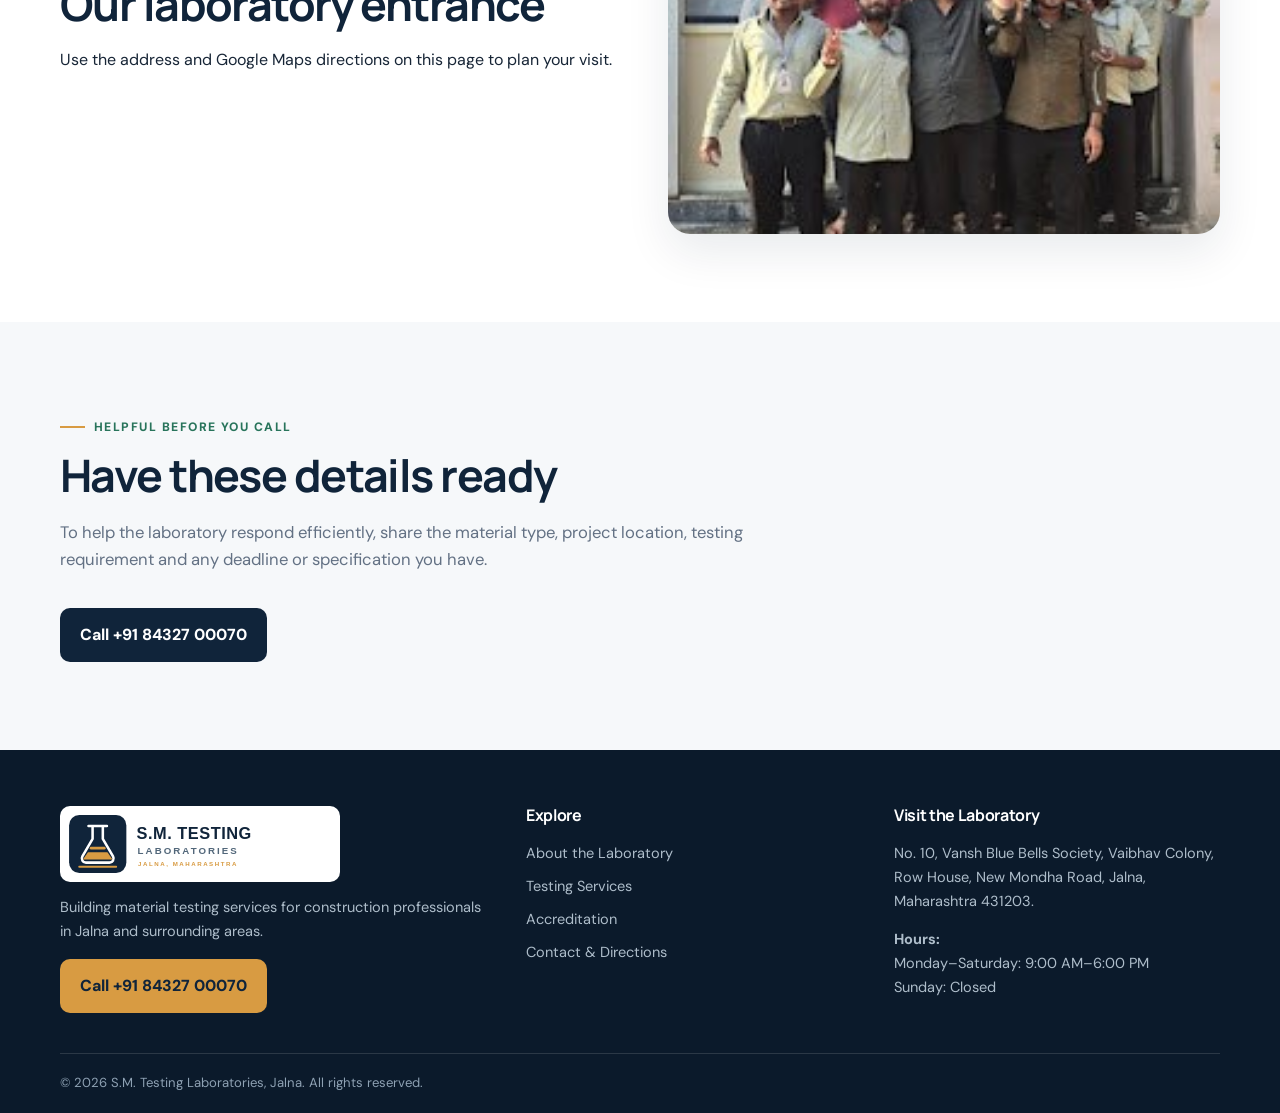
<file: contact.html>
<!doctype html>
<html lang="en">
<head>
  <meta charset="utf-8"><meta name="viewport" content="width=device-width, initial-scale=1">
  <meta name="description" content="Contact S.M. Testing Laboratories, Jalna, Maharashtra for building material testing enquiries, directions and opening hours.">
  <meta name="theme-color" content="#10243a">
  <title>Contact Us | S.M. Testing Laboratories, Jalna</title>
  <link rel="icon" href="assets/logo.svg" type="image/svg+xml">
  <link rel="stylesheet" href="css/style.css">
</head>
<body><a class="skip-link" href="#main">Skip to content</a>
<div class="topbar"><div class="container topbar-inner"><span>Building material testing services in Jalna, Maharashtra</span><span>Call the laboratory: <a href="tel:+918432700070">+91 84327 00070</a></span></div></div>
<header class="site-header"><div class="container nav-wrap">
  <a class="brand" href="index.html" aria-label="S.M. Testing Laboratories home"><img src="assets/logo.svg" alt="S.M. Testing Laboratories, Jalna"></a>
  <button class="menu-toggle" type="button" aria-expanded="false" aria-label="Open navigation menu">☰ Menu</button>
  <nav class="nav-links" aria-label="Main navigation">
    <a href="index.html" >Home</a><a href="about.html" >About</a><a href="services.html" >Services</a><a href="accreditation.html" >Accreditation</a><a href="contact.html" aria-current="page">Contact</a><a class="nav-cta" href="contact.html">Contact Laboratory ↗</a>
  </nav>
</div></header><main id="main">
<section class="page-hero"><div class="container"><div class="breadcrumb"><a href="index.html">Home</a> / Contact</div><span class="eyebrow">Contact the laboratory</span><h1>Let's discuss your testing requirement.</h1><p class="lead">Call the laboratory to confirm available tests, sample requirements and next steps.</p></div></section>
<section class="section"><div class="container contact-layout">
  <div class="info-card"><span class="eyebrow">Visit or call</span><h2 style="font-size:1.8rem;margin-top:12px">S.M. Testing Laboratories</h2><div class="contact-list">
    <div class="contact-item"><div class="service-icon">☎</div><div><strong>Phone</strong><span><a href="tel:+918432700070">+91 84327 00070</a></span></div></div>
    <div class="contact-item"><div class="service-icon">⌖</div><div><strong>Laboratory address</strong><address>No. 10, Vansh Blue Bells Society, Vaibhav Colony, Row House, New Mondha Road, Jalna, Maharashtra 431203.</address></div></div>
    <div class="contact-item"><div class="service-icon">◷</div><div><strong>Opening hours</strong><span>Monday–Saturday: 9:00 AM–6:00 PM</span><span>Sunday: Closed</span></div></div>
  </div>
  <table class="hours" aria-label="Opening hours"><tbody><tr><td>Monday–Saturday</td><td>9:00 AM–6:00 PM</td></tr><tr><td>Sunday</td><td>Closed</td></tr></tbody></table>
  <div style="margin-top:22px"><a class="btn btn-primary" href="tel:+918432700070">☎ Call Now</a></div>
  </div>
  <div><iframe class="map-frame" title="Map showing S.M. Testing Laboratories address in Jalna" loading="lazy" referrerpolicy="no-referrer-when-downgrade" src="https://maps.google.com/maps?width=600&height=400&hl=en&q=S.M.Testing%20laboratories%20jalna&t=&z=15&ie=UTF8&iwloc=B&output=embed"></iframe><p style="margin-top:14px"><a class="btn btn-secondary" target="_blank" rel="noopener noreferrer" href="https://www.google.com/maps/place/S.M.Testing+laboratories+jalna/@19.8570568,75.8893153,17z/data=!3m1!4b1!4m6!3m5!1s0x3bda57001465cb43:0x99e871021bddb49a!8m2!3d19.8570568!4d75.8893153!16s%2Fg%2F11xf6kwb7l?hl=en&entry=ttu&g_ep=EgoyMDI2MTAxMy4wIKXMDSoASAFQAw%3D%3D">Open directions in Google Maps ↗</a></p></div>
</div></section>
<section class="section"><div class="container split"><div><span class="eyebrow">Find us in Jalna</span><h2>Our laboratory entrance</h2><p>Use the address and Google Maps directions on this page to plan your visit.</p></div><img src="assets/laboratory-photos/laboratory-exterior-team.jpg" alt="S.M. Testing Laboratories signboard and entrance" style="width:100%;height:auto;max-height:440px;object-fit:cover;border-radius:22px;box-shadow:var(--shadow)" loading="lazy"></div></section>
<section class="section section-soft"><div class="container"><div class="section-heading"><span class="eyebrow">Helpful before you call</span><h2>Have these details ready</h2><p>To help the laboratory respond efficiently, share the material type, project location, testing requirement and any deadline or specification you have.</p></div><a class="btn btn-primary" href="tel:+918432700070">Call +91 84327 00070</a></div></section>
</main><footer class="site-footer"><div class="container">
  <div class="footer-grid">
    <div><img class="footer-brand" src="assets/logo.svg" alt="S.M. Testing Laboratories"><p>Building material testing services for construction professionals in Jalna and surrounding areas.</p><a class="btn btn-amber" href="tel:+918432700070">Call +91 84327 00070</a></div>
    <div><h3>Explore</h3><ul class="footer-links"><li><a href="about.html">About the Laboratory</a></li><li><a href="services.html">Testing Services</a></li><li><a href="accreditation.html">Accreditation</a></li><li><a href="contact.html">Contact & Directions</a></li></ul></div>
    <div><h3>Visit the Laboratory</h3><p>No. 10, Vansh Blue Bells Society, Vaibhav Colony, Row House, New Mondha Road, Jalna, Maharashtra 431203.</p><p><strong>Hours:</strong><br>Monday–Saturday: 9:00 AM–6:00 PM<br>Sunday: Closed</p></div>
  </div>
  <div class="footer-bottom"><span>© <span data-current-year></span> S.M. Testing Laboratories, Jalna. All rights reserved.</span></div>
</div></footer>
<a class="floating-call" href="tel:+918432700070" aria-label="Call S.M. Testing Laboratories">☎ Call Laboratory</a>
<script src="js/main.js"></script></body></html>
</file>
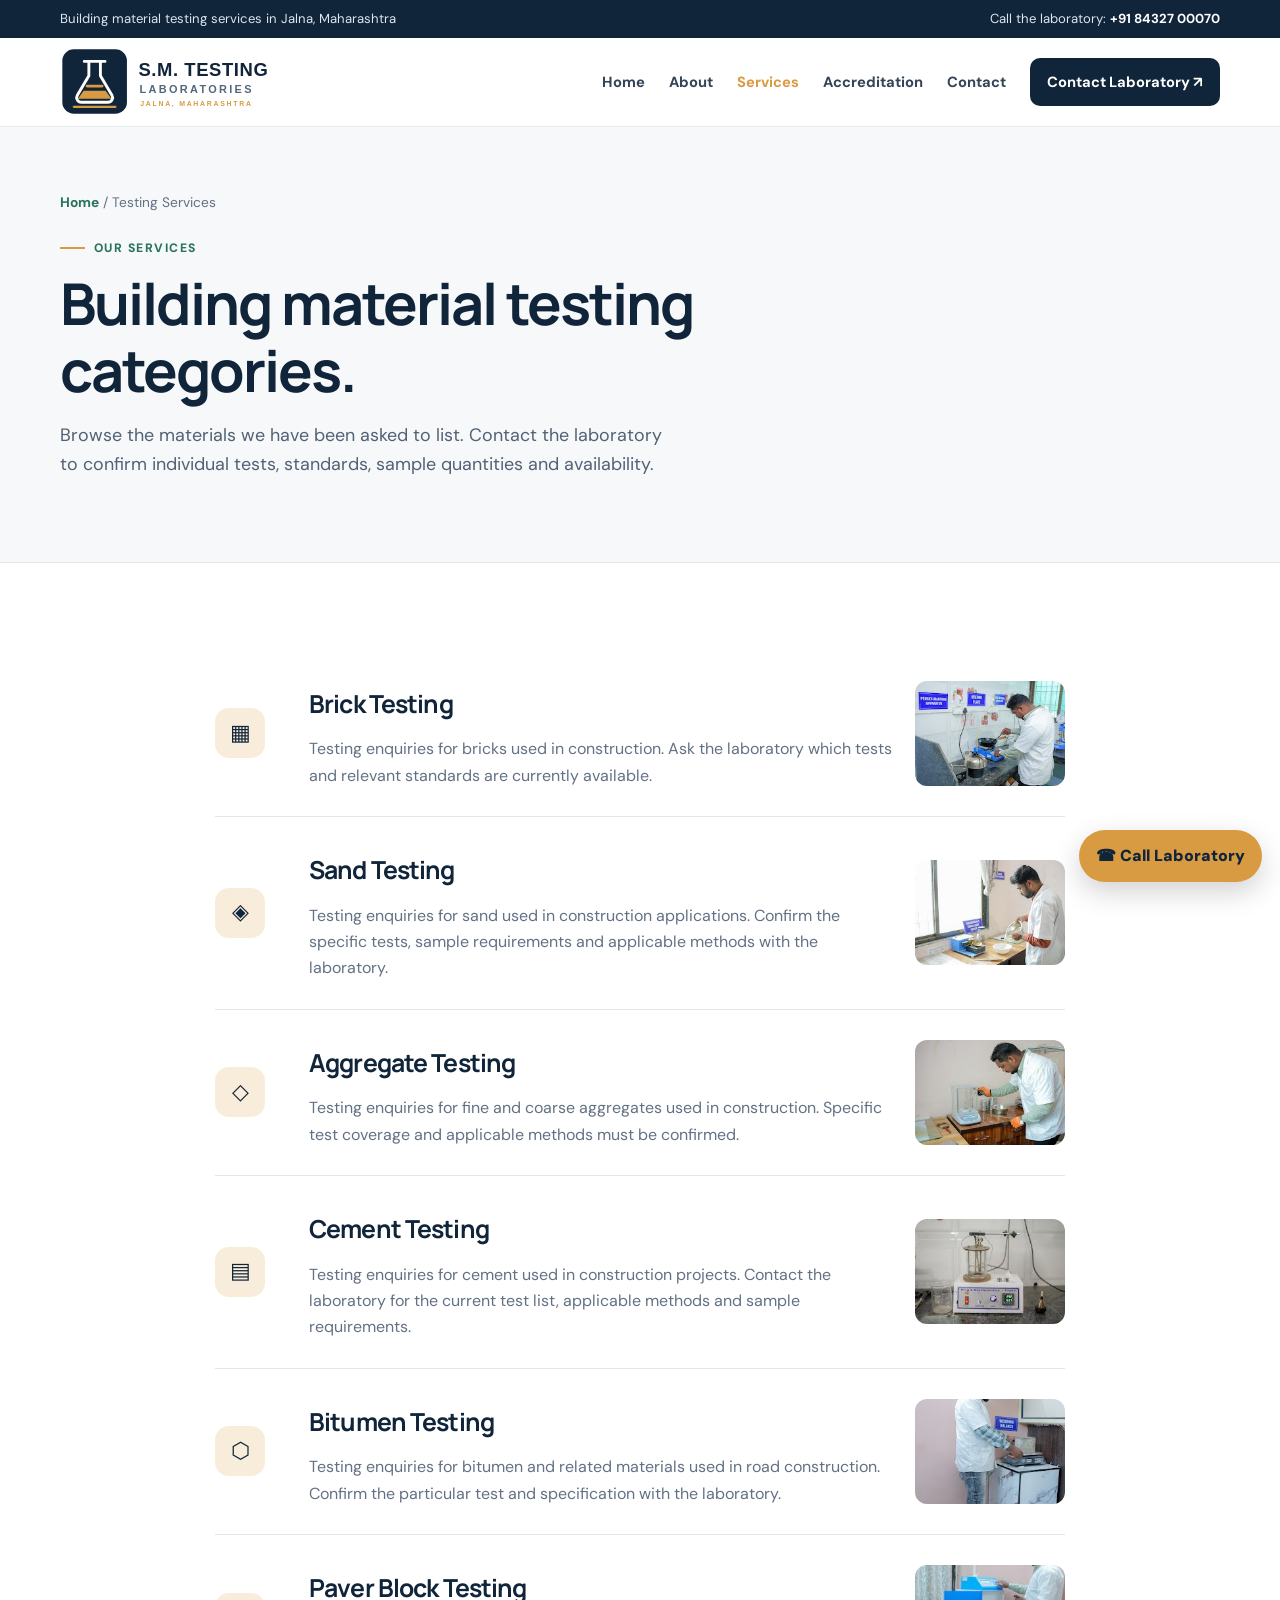
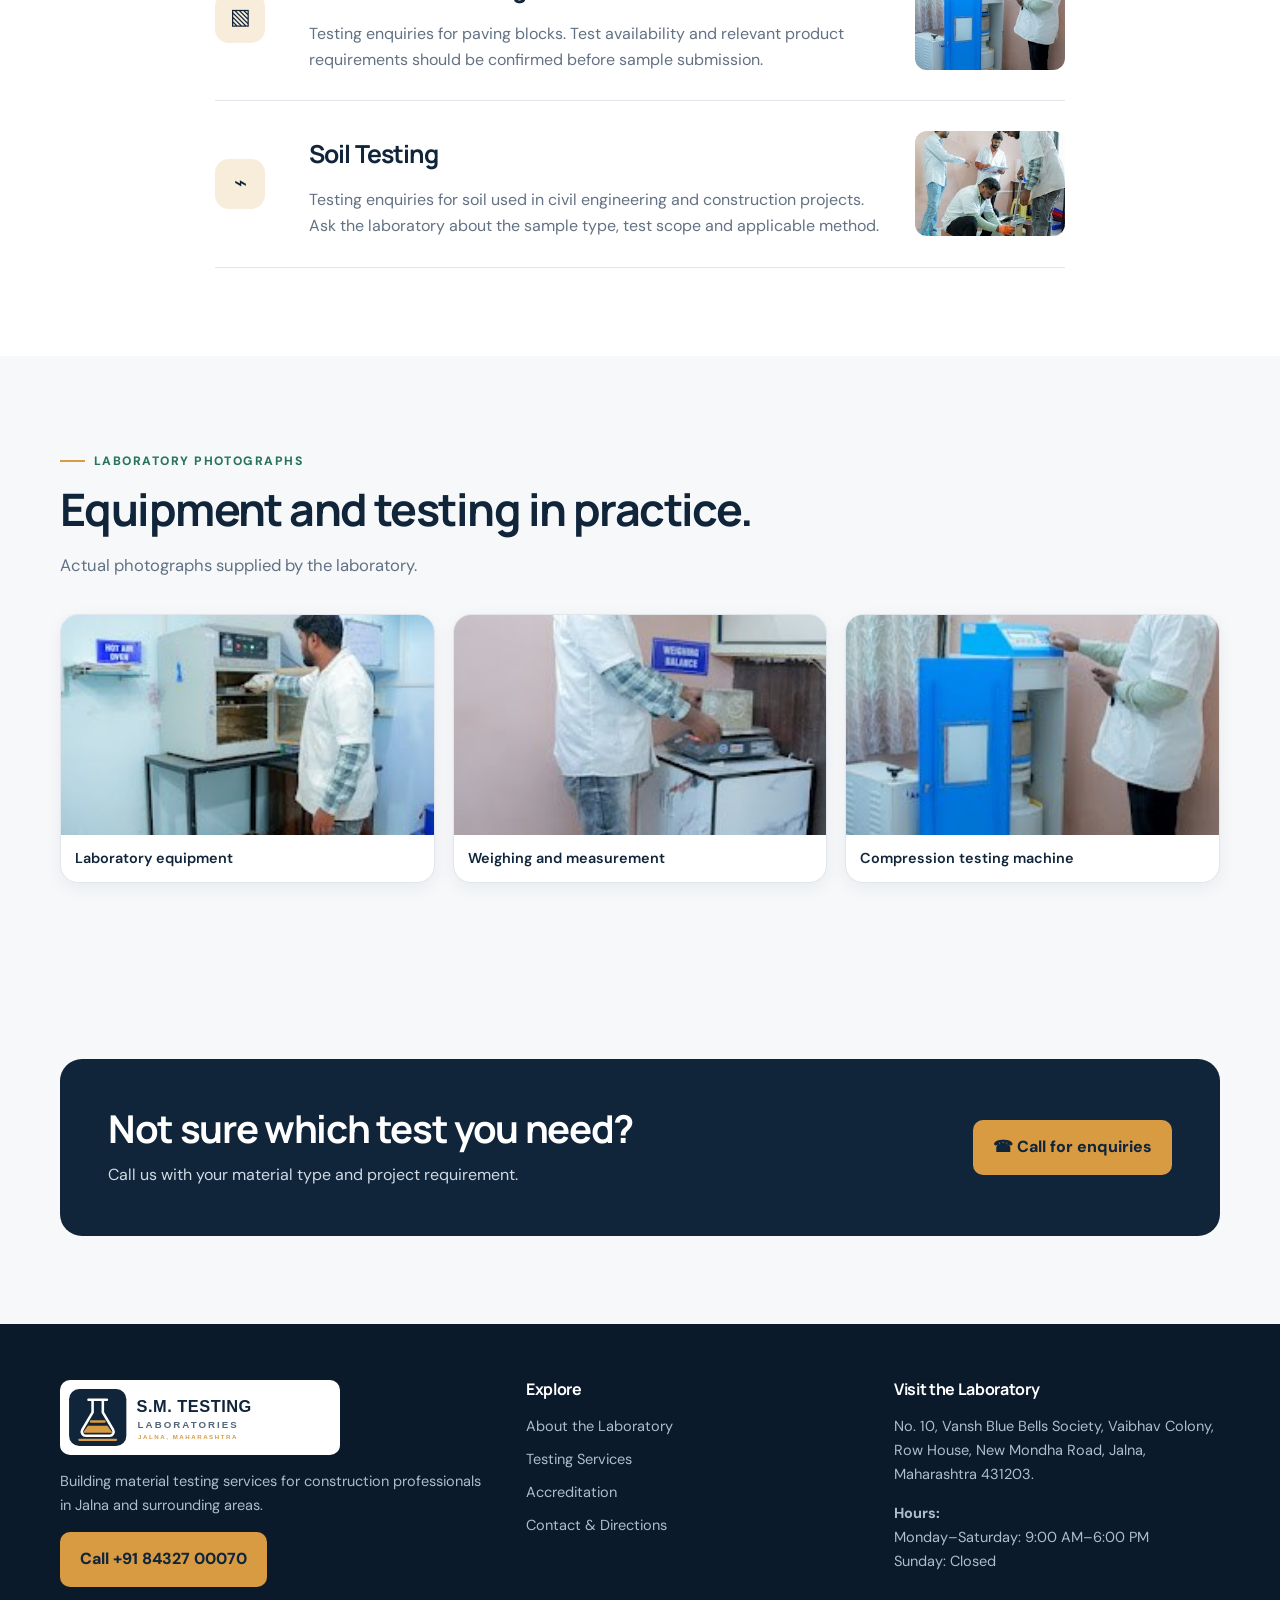
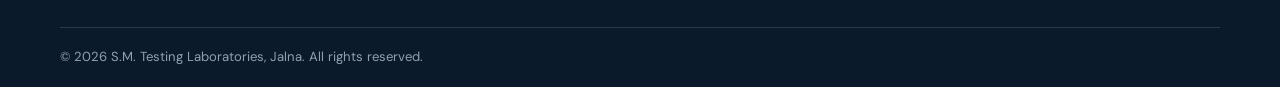
<file: services.html>
<!doctype html>
<html lang="en">
<head>
  <meta charset="utf-8"><meta name="viewport" content="width=device-width, initial-scale=1">
  <meta name="description" content="Explore brick, sand, aggregate, cement, bitumen, paver block and soil testing categories at S.M. Testing Laboratories, Jalna.">
  <meta name="theme-color" content="#10243a">
  <title>Testing Services | S.M. Testing Laboratories, Jalna</title>
  <link rel="icon" href="assets/logo.svg" type="image/svg+xml">
  <link rel="stylesheet" href="css/style.css">
</head>
<body><a class="skip-link" href="#main">Skip to content</a>
<div class="topbar"><div class="container topbar-inner"><span>Building material testing services in Jalna, Maharashtra</span><span>Call the laboratory: <a href="tel:+918432700070">+91 84327 00070</a></span></div></div>
<header class="site-header"><div class="container nav-wrap">
  <a class="brand" href="index.html" aria-label="S.M. Testing Laboratories home"><img src="assets/logo.svg" alt="S.M. Testing Laboratories, Jalna"></a>
  <button class="menu-toggle" type="button" aria-expanded="false" aria-label="Open navigation menu">☰ Menu</button>
  <nav class="nav-links" aria-label="Main navigation">
    <a href="index.html" >Home</a><a href="about.html" >About</a><a href="services.html" aria-current="page">Services</a><a href="accreditation.html" >Accreditation</a><a href="contact.html" >Contact</a><a class="nav-cta" href="contact.html">Contact Laboratory ↗</a>
  </nav>
</div></header><main id="main">
<section class="page-hero"><div class="container"><div class="breadcrumb"><a href="index.html">Home</a> / Testing Services</div><span class="eyebrow">Our services</span><h1>Building material testing categories.</h1><p class="lead">Browse the materials we have been asked to list. Contact the laboratory to confirm individual tests, standards, sample quantities and availability.</p></div></section>
<section class="section"><div class="container content-narrow">
  <article class="service-detail" id="brick"><div class="service-icon">▦</div><div><h2 style="font-size:1.55rem">Brick Testing</h2><p>Testing enquiries for bricks used in construction. Ask the laboratory which tests and relevant standards are currently available.</p></div><img class="detail-photo" src="assets/laboratory-photos/apparatus-testing.jpg" alt="Laboratory equipment and testing work" loading="lazy"></article>
  <article class="service-detail" id="sand"><div class="service-icon">◈</div><div><h2 style="font-size:1.55rem">Sand Testing</h2><p>Testing enquiries for sand used in construction applications. Confirm the specific tests, sample requirements and applicable methods with the laboratory.</p></div><img class="detail-photo" src="assets/laboratory-photos/sand-sample-testing.jpg" alt="Laboratory equipment and testing work" loading="lazy"></article>
  <article class="service-detail" id="aggregate"><div class="service-icon">◇</div><div><h2 style="font-size:1.55rem">Aggregate Testing</h2><p>Testing enquiries for fine and coarse aggregates used in construction. Specific test coverage and applicable methods must be confirmed.</p></div><img class="detail-photo" src="assets/laboratory-photos/sample-weighing.jpg" alt="Laboratory equipment and testing work" loading="lazy"></article>
  <article class="service-detail" id="cement"><div class="service-icon">▤</div><div><h2 style="font-size:1.55rem">Cement Testing</h2><p>Testing enquiries for cement used in construction projects. Contact the laboratory for the current test list, applicable methods and sample requirements.</p></div><img class="detail-photo" src="assets/laboratory-photos/laboratory-testing-apparatus.jpg" alt="Laboratory equipment and testing work" loading="lazy"></article>
  <article class="service-detail" id="bitumen"><div class="service-icon">⬡</div><div><h2 style="font-size:1.55rem">Bitumen Testing</h2><p>Testing enquiries for bitumen and related materials used in road construction. Confirm the particular test and specification with the laboratory.</p></div><img class="detail-photo" src="assets/laboratory-photos/weighing-balance-testing.jpg" alt="Laboratory equipment and testing work" loading="lazy"></article>
  <article class="service-detail" id="paver-block"><div class="service-icon">▧</div><div><h2 style="font-size:1.55rem">Paver Block Testing</h2><p>Testing enquiries for paving blocks. Test availability and relevant product requirements should be confirmed before sample submission.</p></div><img class="detail-photo" src="assets/laboratory-photos/compression-testing-machine.jpg" alt="Laboratory equipment and testing work" loading="lazy"></article>
  <article class="service-detail" id="soil"><div class="service-icon">⌁</div><div><h2 style="font-size:1.55rem">Soil Testing</h2><p>Testing enquiries for soil used in civil engineering and construction projects. Ask the laboratory about the sample type, test scope and applicable method.</p></div><img class="detail-photo" src="assets/laboratory-photos/concrete-sample-testing-team.jpg" alt="Laboratory equipment and testing work" loading="lazy"></article>

</div></section>
<section class="section section-soft"><div class="container"><div class="section-heading"><span class="eyebrow">Laboratory photographs</span><h2>Equipment and testing in practice.</h2><p>Actual photographs supplied by the laboratory.</p></div><div class="photo-gallery">
<figure><img src="assets/laboratory-photos/oven-testing-equipment.jpg" alt="Laboratory oven and equipment" loading="lazy"><figcaption>Laboratory equipment</figcaption></figure>
<figure><img src="assets/laboratory-photos/weighing-balance-testing.jpg" alt="Weighing balance in use" loading="lazy"><figcaption>Weighing and measurement</figcaption></figure>
<figure><img src="assets/laboratory-photos/compression-testing-machine.jpg" alt="Compression testing machine" loading="lazy"><figcaption>Compression testing machine</figcaption></figure>
</div></div></section>
<section class="section section-soft"><div class="container"><div class="cta-band"><div><h2>Not sure which test you need?</h2><p>Call us with your material type and project requirement.</p></div><a class="btn btn-amber" href="tel:+918432700070">☎ Call for enquiries</a></div></div></section>
</main><footer class="site-footer"><div class="container">
  <div class="footer-grid">
    <div><img class="footer-brand" src="assets/logo.svg" alt="S.M. Testing Laboratories"><p>Building material testing services for construction professionals in Jalna and surrounding areas.</p><a class="btn btn-amber" href="tel:+918432700070">Call +91 84327 00070</a></div>
    <div><h3>Explore</h3><ul class="footer-links"><li><a href="about.html">About the Laboratory</a></li><li><a href="services.html">Testing Services</a></li><li><a href="accreditation.html">Accreditation</a></li><li><a href="contact.html">Contact & Directions</a></li></ul></div>
    <div><h3>Visit the Laboratory</h3><p>No. 10, Vansh Blue Bells Society, Vaibhav Colony, Row House, New Mondha Road, Jalna, Maharashtra 431203.</p><p><strong>Hours:</strong><br>Monday–Saturday: 9:00 AM–6:00 PM<br>Sunday: Closed</p></div>
  </div>
  <div class="footer-bottom"><span>© <span data-current-year></span> S.M. Testing Laboratories, Jalna. All rights reserved.</span></div>
</div></footer>
<a class="floating-call" href="tel:+918432700070" aria-label="Call S.M. Testing Laboratories">☎ Call Laboratory</a>
<script src="js/main.js"></script></body></html>
</file>
<file: css/style.css>
@import url('https://fonts.googleapis.com/css2?family=DM+Sans:wght@400;500;600;700&family=Manrope:wght@400;500;600;700;800&display=swap');

:root {
  --navy: #10243a;
  --navy-2: #193953;
  --ink: #172536;
  --muted: #637184;
  --amber: #d89b42;
  --amber-light: #f8edda;
  --paper: #f6f8fa;
  --white: #fff;
  --line: #e0e6eb;
  --green: #28745b;
  --shadow: 0 18px 45px rgba(16,36,58,.09);
  --radius: 18px;
  --max: 1160px;
}
* { box-sizing: border-box; }
html { scroll-behavior: smooth; }
body { margin: 0; color: var(--ink); background: var(--white); font-family: "DM Sans", Arial, sans-serif; line-height: 1.65; }
img { max-width: 100%; display: block; }
a { color: inherit; text-decoration: none; }
button, a { -webkit-tap-highlight-color: transparent; }
button { font: inherit; }
.container { width: min(var(--max), calc(100% - 40px)); margin-inline: auto; }
.skip-link { position: absolute; left: -9999px; top: 0; z-index: 999; background: white; padding: 12px; }
.skip-link:focus { left: 12px; }
.topbar { background: var(--navy); color: #dce6ef; font-size: .82rem; }
.topbar-inner { display: flex; justify-content: space-between; align-items: center; gap: 18px; padding: 8px 0; }
.topbar a { color: #fff; font-weight: 700; }
.site-header { position: sticky; top: 0; z-index: 100; background: rgba(255,255,255,.96); backdrop-filter: blur(14px); border-bottom: 1px solid rgba(224,230,235,.8); }
.nav-wrap { min-height: 88px; display: flex; align-items: center; justify-content: space-between; gap: 28px; }
.brand img { width: 300px; height: auto; }
.nav-links { display: flex; align-items: center; gap: 24px; }
.nav-links a { font-size: .92rem; font-weight: 700; color: #334457; padding: 10px 0; }
.nav-links a:hover, .nav-links a[aria-current="page"] { color: var(--amber); }
.nav-links .nav-cta { background: var(--navy); color: white; padding: 12px 17px; border-radius: 10px; }
.menu-toggle { display: none; background: var(--navy); color: white; border: 0; border-radius: 10px; padding: 10px 13px; cursor: pointer; }
.hero { background: linear-gradient(115deg, #f6f8fa 0%, #f6f8fa 55%, #eaf0f4 100%); overflow: hidden; }
.hero-grid { min-height: 560px; display: grid; grid-template-columns: 1.05fr .95fr; gap: 56px; align-items: center; padding: 66px 0; }
.eyebrow { display: inline-flex; align-items: center; gap: 9px; color: var(--green); text-transform: uppercase; letter-spacing: .12em; font-size: .76rem; font-weight: 800; }
.eyebrow::before { content: ""; width: 25px; height: 2px; background: var(--amber); }
h1, h2, h3 { font-family: Manrope, Arial, sans-serif; line-height: 1.15; letter-spacing: -.035em; color: var(--navy); margin: 0; }
h1 { font-size: clamp(2.6rem, 5vw, 4.55rem); margin: 18px 0 20px; max-width: 700px; }
h2 { font-size: clamp(1.9rem, 3.5vw, 2.8rem); margin: 12px 0 18px; }
h3 { font-size: 1.18rem; margin-bottom: 10px; letter-spacing: -.02em; }
.lead { color: #526174; font-size: 1.12rem; max-width: 620px; }
.hero-actions { display: flex; flex-wrap: wrap; gap: 12px; margin-top: 28px; }
.btn { display: inline-flex; justify-content: center; align-items: center; gap: 9px; padding: 13px 19px; border-radius: 10px; font-weight: 800; border: 1px solid transparent; transition: transform .2s, background .2s; cursor: pointer; }
.btn:hover { transform: translateY(-2px); }
.btn-primary { background: var(--navy); color: white; }
.btn-primary:hover { background: var(--navy-2); }
.btn-secondary { border-color: #c7d1da; background: white; color: var(--navy); }
.btn-amber { background: var(--amber); color: var(--navy); }
.hero-visual { position: relative; min-height: 550px; border-radius: 26px; background: var(--navy); overflow: hidden; box-shadow: var(--shadow); }
.hero-visual::before { content: ""; position: absolute; inset: 0; background: linear-gradient(145deg, rgba(78, 152, 231, 0.12), rgba(16,36,58,.8)), url("../assets/laboratory-photos/home.jpg") center/cover; opacity: .95; }
.hero-visual::after { content: ""; position: absolute; inset: 22px; border: 1px solid rgba(255,255,255,.3); border-radius: 18px; pointer-events: none; }
.visual-caption { position: absolute; z-index: 1; bottom: 32px; left: 32px; right: 32px; color: white; }
.visual-caption span { display: block; color: #f4c77f; font-size: .76rem; font-weight: 800; letter-spacing: .12em; text-transform: uppercase; margin-bottom: 10px; }
.visual-caption strong { font: 800 clamp(1.4rem, 2.5vw, 2rem) Manrope, sans-serif; display: block; max-width: 380px; line-height: 1.25; }
.stats-strip { border-bottom: 1px solid var(--line); }
.stats-grid { display: grid; grid-template-columns: repeat(3, 1fr); gap: 24px; padding: 26px 0; }
.stat { display: flex; align-items: center; gap: 13px; }
.stat-icon { width: 44px; height: 44px; border-radius: 13px; display: grid; place-items: center; background: var(--amber-light); color: var(--navy); font-size: 1.2rem; font-weight: 800; }
.stat strong { display: block; color: var(--navy); font-size: .98rem; }
.stat small { color: var(--muted); font-size: .82rem; }
.section { padding: 88px 0; }
.section-soft { background: var(--paper); }
.section-heading { max-width: 700px; margin-bottom: 34px; }
.section-heading p { color: var(--muted); font-size: 1.04rem; margin: 0; }
.cards { display: grid; grid-template-columns: repeat(3, 1fr); gap: 18px; }
.service-card { padding: 25px; border: 1px solid var(--line); border-radius: var(--radius); background: white; transition: box-shadow .2s, transform .2s; }
.service-card:hover { transform: translateY(-4px); box-shadow: var(--shadow); }
.service-icon { width: 50px; height: 50px; border-radius: 14px; display: grid; place-items: center; background: var(--amber-light); color: var(--navy); margin-bottom: 18px; font-size: 1.4rem; }
.service-card p { color: var(--muted); margin: 0 0 14px; font-size: .94rem; }
.text-link { color: var(--green); font-weight: 800; font-size: .9rem; }
.text-link:hover { text-decoration: underline; }
.split { display: grid; grid-template-columns: 1fr 1fr; align-items: center; gap: 56px; }
.photo-panel { min-height: 390px; border-radius: 22px; background: linear-gradient(140deg, rgba(16,36,58,.08), rgba(16,36,58,.15)), url("../assets/laboratory-photos/concrete-sample-testing-team.jpg") center/cover; box-shadow: var(--shadow); }
.check-list { list-style: none; padding: 0; margin: 24px 0; display: grid; gap: 13px; }
.check-list li { display: flex; gap: 11px; align-items: flex-start; }
.check-list li::before { content: "✓"; flex: 0 0 24px; height: 24px; display: grid; place-items: center; border-radius: 50%; background: #e2f2eb; color: var(--green); font-weight: 900; }
.notice { border-left: 4px solid var(--amber); padding: 16px 18px; background: #fff8ec; border-radius: 0 12px 12px 0; color: #655338; font-size: .92rem; }
.cta-band { background: var(--navy); color: white; padding: 48px; border-radius: 22px; display: flex; align-items: center; justify-content: space-between; gap: 30px; }
.cta-band h2 { color: white; font-size: clamp(1.7rem, 3vw, 2.5rem); margin: 0 0 10px; }
.cta-band p { margin: 0; color: #d0dbe5; }
.page-hero { background: var(--paper); padding: 64px 0; border-bottom: 1px solid var(--line); }
.page-hero h1 { font-size: clamp(2.4rem, 4.5vw, 3.8rem); margin: 12px 0; }
.breadcrumb { color: var(--muted); font-size: .86rem; margin-bottom: 18px; }
.breadcrumb a { color: var(--green); font-weight: 700; }
.content-narrow { max-width: 850px; }
.content-narrow p { color: #536274; }
.service-detail { display: grid; grid-template-columns: 80px 1fr; gap: 22px; padding: 27px 0; border-bottom: 1px solid var(--line); }
.service-detail .service-icon { margin: 0; }
.service-detail p { color: var(--muted); margin: 0; }
.two-col { display: grid; grid-template-columns: 1fr 1fr; gap: 22px; }
.info-card { border: 1px solid var(--line); border-radius: var(--radius); padding: 25px; background: white; }
.info-card p { color: var(--muted); margin-bottom: 0; }
.contact-layout { display: grid; grid-template-columns: .9fr 1.1fr; gap: 28px; align-items: stretch; }
.contact-list { display: grid; gap: 16px; margin-top: 22px; }
.contact-item { display: flex; gap: 13px; align-items: flex-start; }
.contact-item .service-icon { flex: 0 0 44px; width: 44px; height: 44px; margin: 0; font-size: 1.1rem; }
.contact-item strong { display: block; color: var(--navy); }
.contact-item span, .contact-item address { display: block; color: var(--muted); font-size: .94rem; font-style: normal; }
.map-frame { width: 100%; min-height: 430px; border: 0; border-radius: var(--radius); background: var(--paper); }
.hours { width: 100%; border-collapse: collapse; margin-top: 15px; }
.hours td { border-bottom: 1px solid var(--line); padding: 10px 0; }
.hours td:last-child { text-align: right; font-weight: 700; }
.badge { display: inline-flex; align-items: center; padding: 6px 10px; border-radius: 100px; background: var(--amber-light); color: #76501b; font-size: .75rem; font-weight: 800; letter-spacing: .04em; text-transform: uppercase; }
.placeholder-box { padding: 28px; border: 2px dashed #cbd4dc; border-radius: var(--radius); background: #f9fafb; }
.placeholder-box p { color: var(--muted); }
.site-footer { background: #0b1a2b; color: #d0dbe5; padding: 56px 0 20px; }
.footer-grid { display: grid; grid-template-columns: 1.3fr 1fr 1fr; gap: 42px; }
.footer-brand { width: 280px; background: white; padding: 7px; border-radius: 10px; }
.site-footer p, .site-footer li { color: #aebdca; font-size: .91rem; }
.site-footer h3 { color: white; font-size: 1rem; margin-bottom: 17px; }
.footer-links { list-style: none; margin: 0; padding: 0; display: grid; gap: 9px; }
.footer-links a:hover { color: var(--amber); }
.footer-bottom { border-top: 1px solid rgba(255,255,255,.13); margin-top: 38px; padding-top: 18px; display: flex; justify-content: space-between; gap: 15px; font-size: .82rem; color: #8ea1b3; }
.floating-call { position: fixed; right: 18px; bottom: 18px; z-index: 90; background: var(--amber); color: var(--navy); padding: 13px 17px; border-radius: 100px; box-shadow: 0 10px 28px rgba(0,0,0,.18); font-weight: 900; }
:focus-visible { outline: 3px solid var(--amber); outline-offset: 3px; }
@media (max-width: 900px) {
  .menu-toggle { display: inline-flex; align-items: center; gap: 8px; }
  .nav-wrap { min-height: 78px; }
  .brand img { width: 250px; }
  .nav-links { display: none; position: absolute; left: 0; right: 0; top: 100%; background: white; border-bottom: 1px solid var(--line); padding: 14px 22px 22px; flex-direction: column; align-items: stretch; gap: 4px; box-shadow: var(--shadow); }
  .nav-links.is-open { display: flex; }
  .nav-links a { padding: 11px 8px; }
  .nav-links .nav-cta { text-align: center; margin-top: 6px; }
  .hero-grid { grid-template-columns: 1fr; gap: 32px; padding: 52px 0; }
  .hero-visual { min-height: 340px; }
  .cards { grid-template-columns: repeat(2, 1fr); }
  .split, .contact-layout { grid-template-columns: 1fr; gap: 30px; }
  .photo-panel { min-height: 320px; }
  .footer-grid { grid-template-columns: 1fr 1fr; }
}
@media (max-width: 600px) {
  .container { width: min(var(--max), calc(100% - 30px)); }
  .topbar-inner { justify-content: center; text-align: center; }
  .topbar-inner span:first-child { display: none; }
  .brand img { width: 215px; }
  .hero-grid { padding: 42px 0; }
  h1 { font-size: 2.55rem; }
  .lead { font-size: 1rem; }
  .hero-visual { min-height: 285px; }
  .visual-caption { left: 24px; right: 24px; bottom: 25px; }
  .stats-grid { grid-template-columns: 1fr; gap: 17px; }
  .section { padding: 62px 0; }
  .cards, .two-col { grid-template-columns: 1fr; }
  .cta-band { padding: 30px 24px; flex-direction: column; align-items: flex-start; }
  .page-hero { padding: 44px 0; }
  .service-detail { grid-template-columns: 55px 1fr; gap: 15px; }
  .service-detail .service-icon { width: 48px; height: 48px; }
  .footer-grid { grid-template-columns: 1fr; gap: 28px; }
  .footer-bottom { flex-direction: column; }
  .map-frame { min-height: 340px; }
  .floating-call { right: 12px; bottom: 12px; }
}

/* Client-supplied laboratory photography */
.photo-gallery { display:grid; grid-template-columns:repeat(3,minmax(0,1fr)); gap:18px; }
.photo-gallery figure { margin:0; overflow:hidden; border:1px solid var(--line); border-radius:var(--radius); background:#fff; box-shadow:0 5px 18px rgba(16,36,58,.06); }
.photo-gallery img { display:block; width:100%; height:220px; object-fit:cover; background:#edf1f5; }
.photo-gallery figcaption { padding:12px 14px; font-size:.9rem; font-weight:600; color:var(--navy); }
.service-detail { grid-template-columns:72px minmax(0,1fr) 150px; align-items:center; }
.service-detail .detail-photo { width:150px; height:105px; object-fit:cover; border-radius:12px; background:#edf1f5; }
@media (max-width:760px) { .photo-gallery { grid-template-columns:repeat(2,minmax(0,1fr)); gap:12px; } .photo-gallery img { height:175px; } .service-detail { grid-template-columns:55px minmax(0,1fr); } .service-detail .detail-photo { grid-column:2; width:100%; height:180px; } }
@media (max-width:460px) { .photo-gallery { grid-template-columns:1fr; } .photo-gallery img { height:auto; max-height:300px; object-fit:contain; } }
</file>
